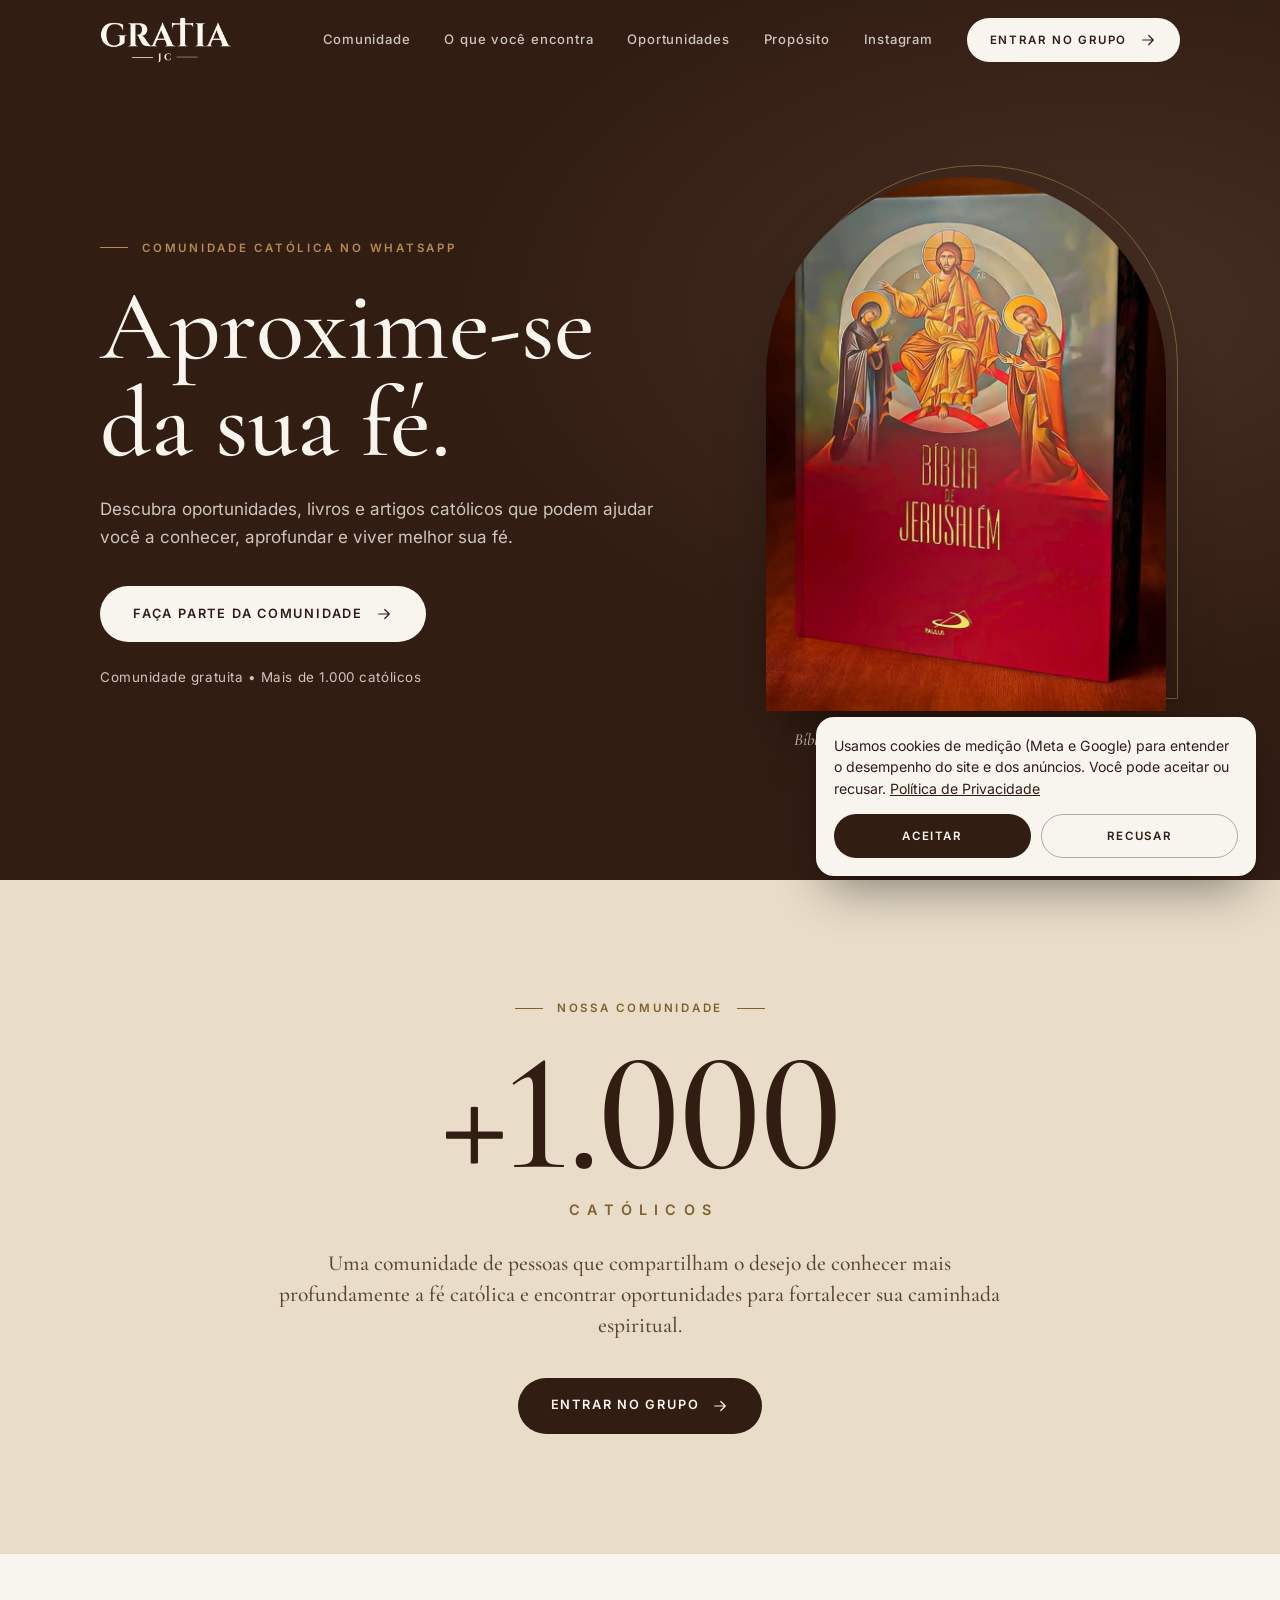
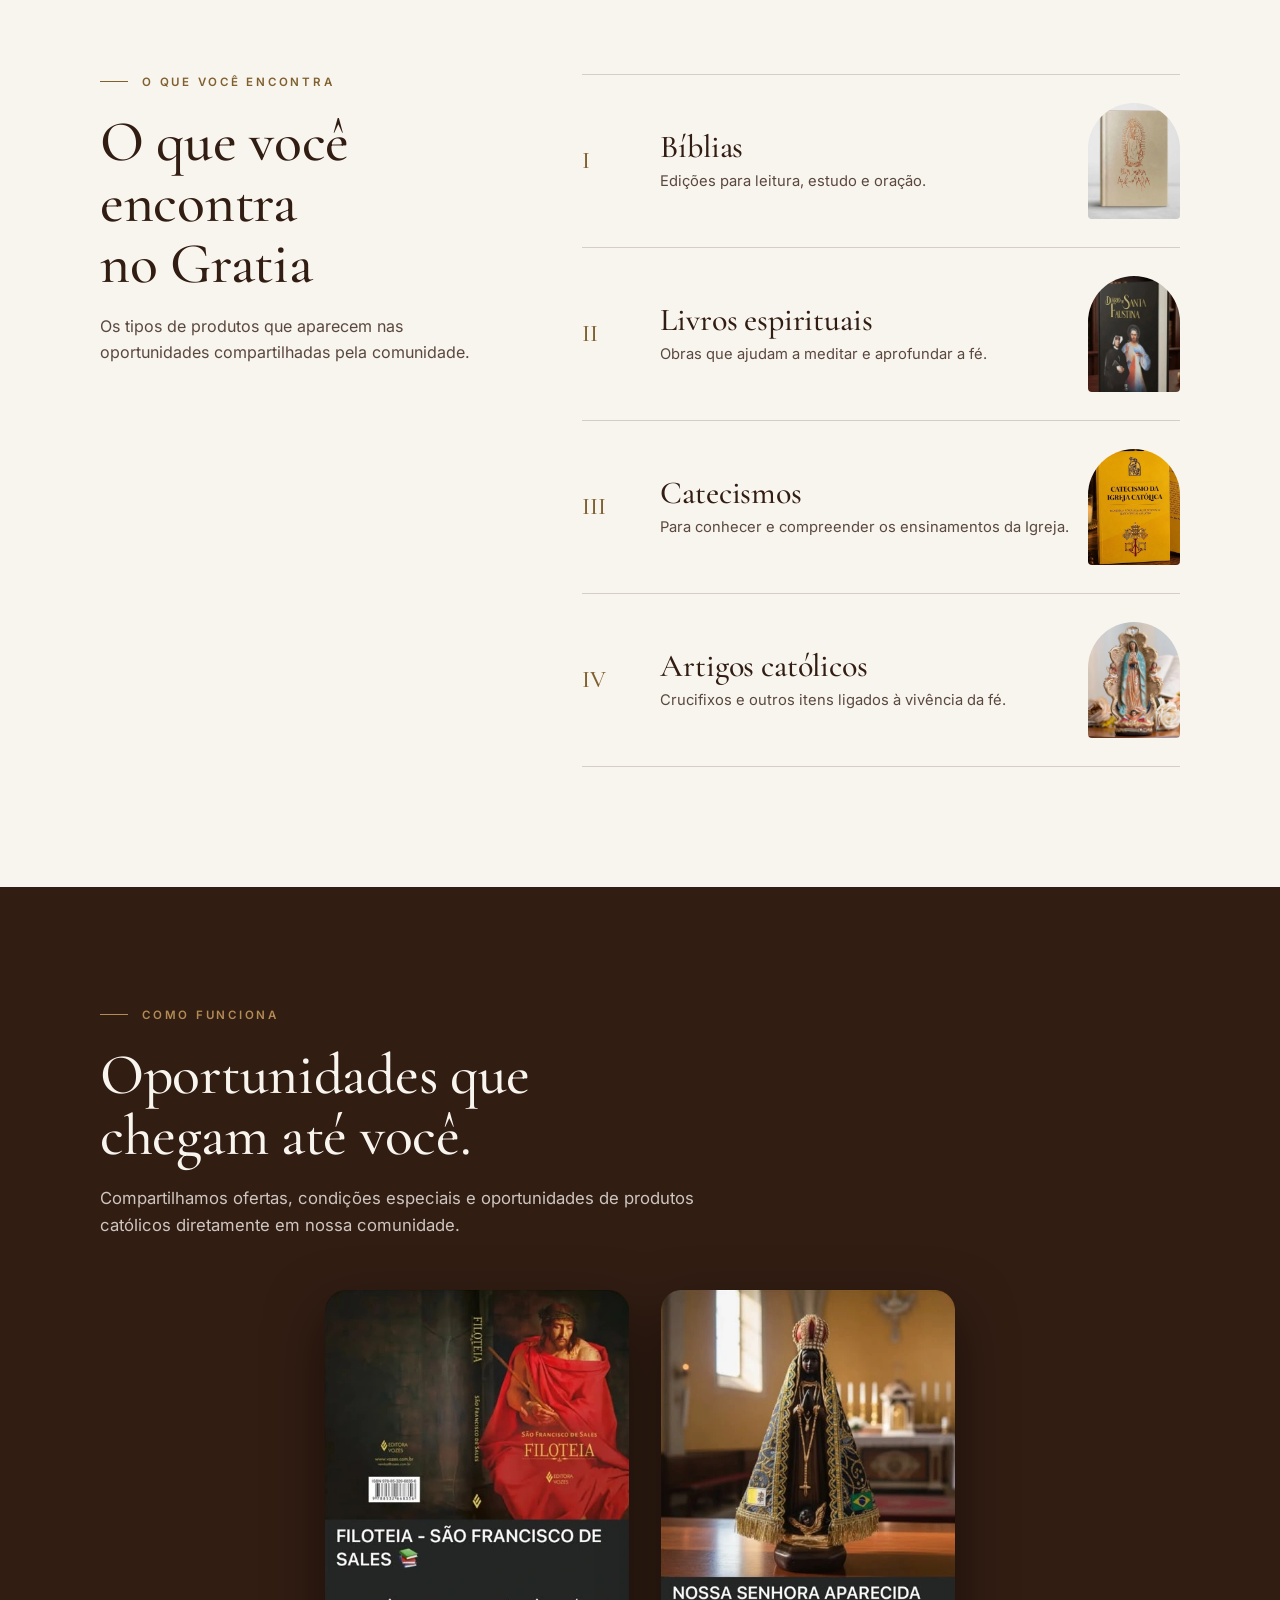
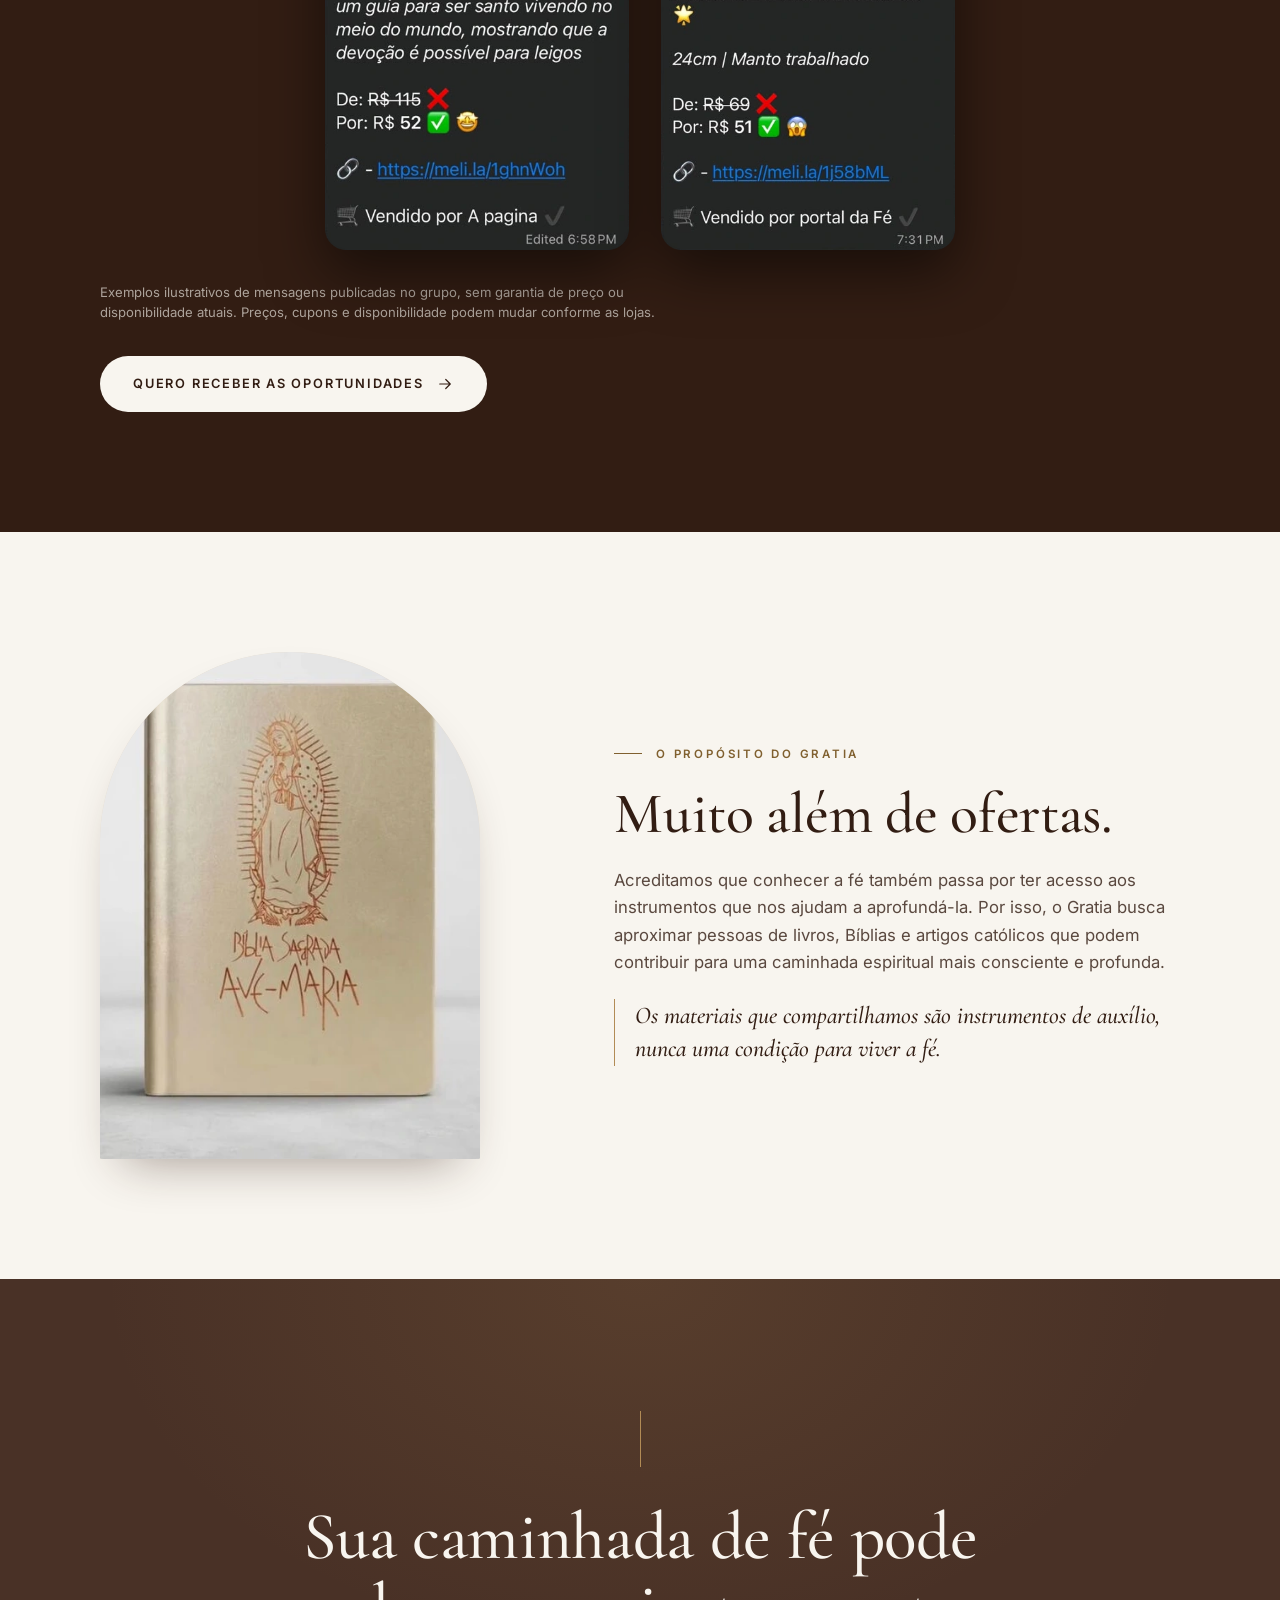
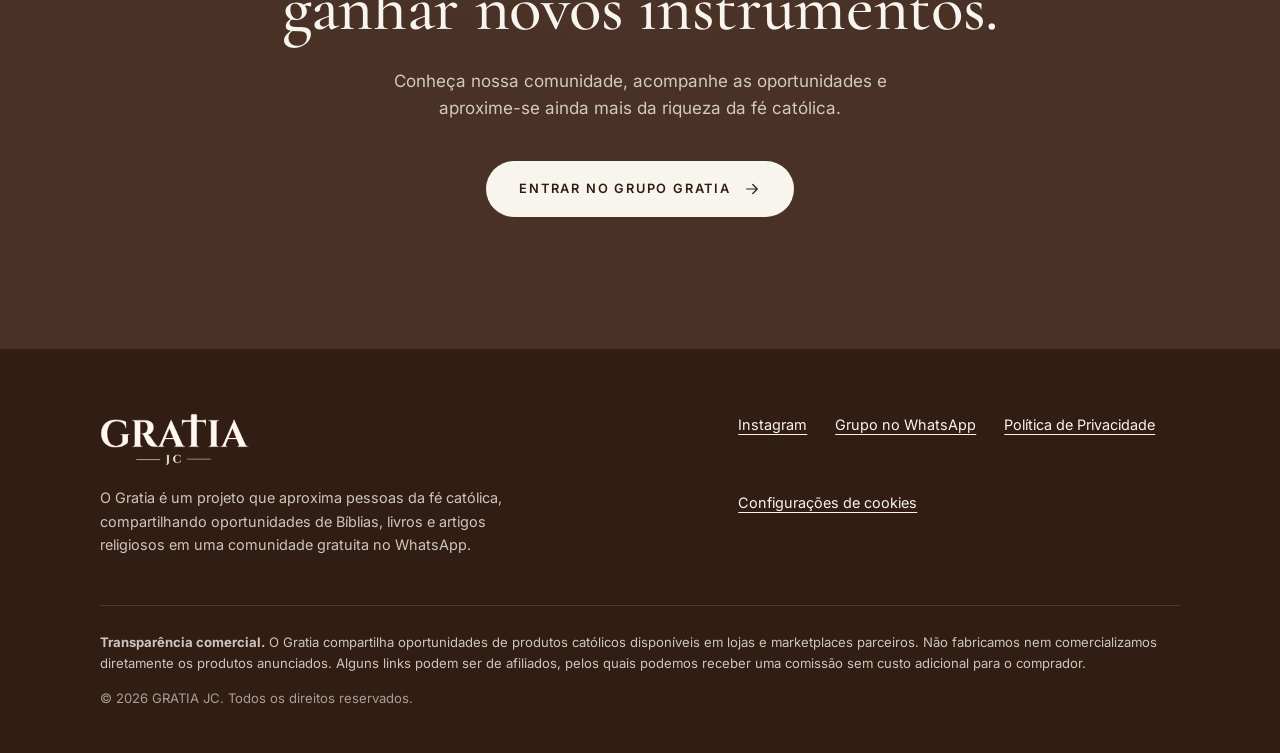
<file: index.html>
<!doctype html>
<html lang="pt-BR">
<head>
<meta charset="utf-8">
<meta name="viewport" content="width=device-width, initial-scale=1, viewport-fit=cover">
<title>Gratia JC | Oportunidades e Produtos Católicos</title>
<meta name="description" content="Conheça o Gratia, uma comunidade com mais de mil católicos que compartilha oportunidades de Bíblias, livros e artigos religiosos para auxiliar sua caminhada de fé.">
<link rel="canonical" href="https://gratiajc.com.br/">
<meta name="robots" content="index, follow, max-image-preview:large">
<meta name="theme-color" content="#321D13">
<meta property="og:type" content="website">
<meta property="og:locale" content="pt_BR">
<meta property="og:site_name" content="GRATIA JC">
<meta property="og:title" content="Gratia JC | Oportunidades e Produtos Católicos">
<meta property="og:description" content="Conheça o Gratia, uma comunidade com mais de mil católicos que compartilha oportunidades de Bíblias, livros e artigos religiosos para auxiliar sua caminhada de fé.">
<meta property="og:url" content="https://gratiajc.com.br/">
<meta property="og:image" content="https://gratiajc.com.br/assets/img/og-image.jpg">
<meta property="og:image:width" content="1200">
<meta property="og:image:height" content="630">
<meta property="og:image:alt" content="GRATIA JC — comunidade católica">
<meta name="twitter:card" content="summary_large_image">
<meta name="twitter:title" content="Gratia JC | Oportunidades e Produtos Católicos">
<meta name="twitter:description" content="Conheça o Gratia, uma comunidade com mais de mil católicos que compartilha oportunidades de Bíblias, livros e artigos religiosos para auxiliar sua caminhada de fé.">
<meta name="twitter:image" content="https://gratiajc.com.br/assets/img/og-image.jpg">
<link rel="icon" href="assets/img/favicon.ico" sizes="48x48">
<link rel="icon" type="image/png" sizes="32x32" href="assets/img/favicon-32.png">
<link rel="icon" type="image/png" sizes="192x192" href="assets/img/icon-192.png">
<link rel="apple-touch-icon" href="assets/img/apple-touch-icon.png">
<link rel="manifest" href="site.webmanifest">
<link rel="preload" href="assets/fonts/cormorant-garamond-latin-500-normal.woff2" as="font" type="font/woff2" crossorigin>
<link rel="preload" href="assets/fonts/inter-latin-wght-normal.woff2" as="font" type="font/woff2" crossorigin>
<link rel="stylesheet" href="assets/css/style.css">
<script type="application/ld+json">{"@context":"https://schema.org","@graph":[{"@type":"Organization","name":"GRATIA JC","url":"https://gratiajc.com.br/","logo":"https://gratiajc.com.br/assets/img/icon-512.png","sameAs":["https://www.instagram.com/gratia.jc"]},{"@type":"WebSite","name":"GRATIA JC","url":"https://gratiajc.com.br/","inLanguage":"pt-BR"}]}</script>
</head>
<body class="is-home">
<a class="skip" href="#conteudo">Ir para o conteúdo</a>
<header class="header" id="topo" data-header>
  <div class="header__inner">
    <a class="header__logo" href="#topo" aria-label="GRATIA JC — início">
      <img src="assets/img/logo-light.png" width="900" height="315" alt="GRATIA JC">
    </a>
    <nav class="nav" id="menu" aria-label="Principal" data-nav>
      <ul><li><a href="#comunidade">Comunidade</a></li><li><a href="#categorias">O que você encontra</a></li><li><a href="#oportunidades">Oportunidades</a></li><li><a href="#proposito">Propósito</a></li><li><a href="https://www.instagram.com/gratia.jc" target="_blank" rel="noopener noreferrer" data-ig>Instagram</a></li></ul>
      <a class="btn btn--light btn--sm nav__cta" href="https://chat.whatsapp.com/JTf9vDbsnQOAf1HQVgfFEE?mode=gi_t" target="_blank" rel="noopener noreferrer" data-wa data-location="menu">Entrar no grupo<svg class="btn__icon" viewBox="0 0 24 24" aria-hidden="true" focusable="false"><path d="M5 12h14M13 6l6 6-6 6" fill="none" stroke="currentColor" stroke-width="1.6" stroke-linecap="round" stroke-linejoin="round"/></svg></a>
    </nav>
    <button class="menu-btn" type="button" aria-expanded="false" aria-controls="menu" aria-label="Abrir menu" data-menu-btn><span></span><span></span></button>
  </div>
</header>
<main id="conteudo">

  <section class="hero" aria-labelledby="hero-title" data-hide-sticky>
    <div class="wrap hero__grid">
      <div class="hero__text">
        <p class="eyebrow eyebrow--light">Comunidade católica no WhatsApp</p>
        <h1 id="hero-title"><span class="nb">Aproxime-se</span> da sua fé.</h1>
        <p class="hero__sub">Descubra oportunidades, livros e artigos católicos que podem ajudar você a conhecer, aprofundar e viver melhor sua fé.</p>
        <div class="hero__cta">
          <a class="btn btn--light " href="https://chat.whatsapp.com/JTf9vDbsnQOAf1HQVgfFEE?mode=gi_t" target="_blank" rel="noopener noreferrer" data-wa data-location="hero">Faça parte da comunidade<svg class="btn__icon" viewBox="0 0 24 24" aria-hidden="true" focusable="false"><path d="M5 12h14M13 6l6 6-6 6" fill="none" stroke="currentColor" stroke-width="1.6" stroke-linecap="round" stroke-linejoin="round"/></svg></a>
          <p class="hero__note">Comunidade gratuita • Mais de 1.000 católicos</p>
        </div>
      </div>
      <figure class="hero__figure">
        <div class="arch-wrap"><div class="arch"><img src="assets/img/hero-biblia-jerusalem.webp" width="810" height="1080" alt="Bíblia de Jerusalém, edição de capa dura com ícone de Cristo ladeado por Maria e São João, sobre uma mesa de madeira" fetchpriority="high" decoding="async"></div></div>
        <figcaption>Bíblia de Jerusalém — exemplo de material compartilhado</figcaption>
      </figure>
    </div>
  </section>

  <section class="community" id="comunidade" aria-labelledby="com-title">
    <div class="wrap community__inner reveal">
      <p class="eyebrow">Nossa comunidade</p>
      <h2 id="com-title" class="community__num"><span class="sr-only">Mais de 1.000 católicos</span><span aria-hidden="true">+1.000</span></h2>
      <p class="community__label" aria-hidden="true">Católicos</p>
      <p class="community__text">Uma comunidade de pessoas que compartilham o desejo de conhecer mais profundamente a fé católica e encontrar oportunidades para fortalecer sua caminhada espiritual.</p>
      <a class="btn btn--dark " href="https://chat.whatsapp.com/JTf9vDbsnQOAf1HQVgfFEE?mode=gi_t" target="_blank" rel="noopener noreferrer" data-wa data-location="prova_social">Entrar no grupo<svg class="btn__icon" viewBox="0 0 24 24" aria-hidden="true" focusable="false"><path d="M5 12h14M13 6l6 6-6 6" fill="none" stroke="currentColor" stroke-width="1.6" stroke-linecap="round" stroke-linejoin="round"/></svg></a>
    </div>
  </section>

  <section class="categories" id="categorias" aria-labelledby="cat-title">
    <div class="wrap categories__grid">
      <div class="categories__intro reveal">
        <p class="eyebrow">O que você encontra</p>
        <h2 id="cat-title">O que você encontra no Gratia</h2>
        <p>Os tipos de produtos que aparecem nas oportunidades compartilhadas pela comunidade.</p>
      </div>
      <ul class="cats">
        <li class="cat reveal">
          <span class="cat__num" aria-hidden="true">I</span>
          <div class="cat__body"><h3>Bíblias</h3><p>Edições para leitura, estudo e oração.</p></div>
          <img class="cat__img" src="assets/img/cat-biblias.webp" width="470" height="588" alt="Bíblia Sagrada Ave-Maria com capa dourada" loading="lazy" decoding="async">
        </li>
        <li class="cat reveal">
          <span class="cat__num" aria-hidden="true">II</span>
          <div class="cat__body"><h3>Livros espirituais</h3><p>Obras que ajudam a meditar e aprofundar a fé.</p></div>
          <img class="cat__img" src="assets/img/cat-livros.webp" width="460" height="575" alt="Livro Diário de Santa Faustina" loading="lazy" decoding="async">
        </li>
        <li class="cat reveal">
          <span class="cat__num" aria-hidden="true">III</span>
          <div class="cat__body"><h3>Catecismos</h3><p>Para conhecer e compreender os ensinamentos da Igreja.</p></div>
          <img class="cat__img" src="assets/img/cat-catecismo.webp" width="600" height="750" alt="Catecismo da Igreja Católica, edição de capa amarela, ao lado de um terço e uma vela" loading="lazy" decoding="async">
        </li>
        <li class="cat reveal">
          <span class="cat__num" aria-hidden="true">IV</span>
          <div class="cat__body"><h3>Artigos católicos</h3><p>Crucifixos e outros itens ligados à vivência da fé.</p></div>
          <img class="cat__img" src="assets/img/cat-artigos.webp" width="768" height="960" alt="Imagem de Nossa Senhora de Guadalupe com anjos, entre rosas e um livro aberto" loading="lazy" decoding="async">
        </li>
      </ul>
    </div>
  </section>

  <section class="offers" id="oportunidades" aria-labelledby="off-title">
    <div class="wrap">
      <div class="offers__head reveal">
        <p class="eyebrow eyebrow--light">Como funciona</p>
        <h2 id="off-title">Oportunidades que chegam até você.</h2>
        <p>Compartilhamos ofertas, condições especiais e oportunidades de produtos católicos diretamente em nossa comunidade.</p>
      </div>
      <div class="offers__stage reveal">
        <button type="button" class="offers__nav offers__nav--prev" aria-label="Anterior" data-offers-prev hidden>‹</button>
        <ul class="offers__track" data-offers-track tabindex="0" aria-label="Exemplos de ofertas compartilhadas no grupo">
        <li class="offers__item">
          <button type="button" class="offer" data-offer="0" aria-label="Ampliar: Exemplo de oferta compartilhada no grupo: Filoteia, de São Francisco de Sales, vendido por A pagina">
            <img src="assets/img/oferta-filoteia.webp" width="430" height="793" alt="Exemplo de oferta compartilhada no grupo: Filoteia, de São Francisco de Sales, vendido por A pagina" loading="lazy" decoding="async" data-caption="Exemplo de oferta compartilhada no grupo">
            <span class="offer__zoom" aria-hidden="true">Ampliar</span>
          </button>
        </li>
        <li class="offers__item">
          <button type="button" class="offer" data-offer="1" aria-label="Ampliar: Exemplo de oferta compartilhada no grupo: imagem de Nossa Senhora Aparecida de 24 cm, vendida por portal da Fé">
            <img src="assets/img/oferta-nsa-aparecida.webp" width="430" height="818" alt="Exemplo de oferta compartilhada no grupo: imagem de Nossa Senhora Aparecida de 24 cm, vendida por portal da Fé" loading="lazy" decoding="async" data-caption="Exemplo de oferta compartilhada no grupo">
            <span class="offer__zoom" aria-hidden="true">Ampliar</span>
          </button>
        </li>
        </ul>
        <button type="button" class="offers__nav offers__nav--next" aria-label="Próximo" data-offers-next hidden>›</button>
      </div>
      <p class="offers__disclaimer">Exemplos ilustrativos de mensagens publicadas no grupo, sem garantia de preço ou disponibilidade atuais. Preços, cupons e disponibilidade podem mudar conforme as lojas.</p>
      <div class="offers__cta"><a class="btn btn--light " href="https://chat.whatsapp.com/JTf9vDbsnQOAf1HQVgfFEE?mode=gi_t" target="_blank" rel="noopener noreferrer" data-wa data-location="ofertas">Quero receber as oportunidades<svg class="btn__icon" viewBox="0 0 24 24" aria-hidden="true" focusable="false"><path d="M5 12h14M13 6l6 6-6 6" fill="none" stroke="currentColor" stroke-width="1.6" stroke-linecap="round" stroke-linejoin="round"/></svg></a></div>
    </div>
  </section>

  <section class="purpose" id="proposito" aria-labelledby="pur-title">
    <div class="wrap purpose__grid">
      <figure class="purpose__figure reveal"><div class="arch arch--soft"><img src="assets/img/proposito-ave-maria.webp" width="510" height="600" alt="Bíblia Sagrada Ave-Maria com capa dourada sobre fundo claro" loading="lazy" decoding="async"></div></figure>
      <div class="purpose__text reveal">
        <p class="eyebrow">O propósito do Gratia</p>
        <h2 id="pur-title">Muito além de ofertas.</h2>
        <p>Acreditamos que conhecer a fé também passa por ter acesso aos instrumentos que nos ajudam a aprofundá-la. Por isso, o Gratia busca aproximar pessoas de livros, Bíblias e artigos católicos que podem contribuir para uma caminhada espiritual mais consciente e profunda.</p>
        <p class="purpose__note">Os materiais que compartilhamos são instrumentos de auxílio, nunca uma condição para viver a fé.</p>
      </div>
    </div>
  </section>

  <section class="final" aria-labelledby="fin-title" data-hide-sticky>
    <div class="wrap final__inner reveal">
      <span class="rule" aria-hidden="true"></span>
      <h2 id="fin-title">Sua caminhada de fé pode ganhar novos instrumentos.</h2>
      <p>Conheça nossa comunidade, acompanhe as oportunidades e aproxime-se ainda mais da riqueza da fé católica.</p>
      <a class="btn btn--light " href="https://chat.whatsapp.com/JTf9vDbsnQOAf1HQVgfFEE?mode=gi_t" target="_blank" rel="noopener noreferrer" data-wa data-location="final">Entrar no grupo Gratia<svg class="btn__icon" viewBox="0 0 24 24" aria-hidden="true" focusable="false"><path d="M5 12h14M13 6l6 6-6 6" fill="none" stroke="currentColor" stroke-width="1.6" stroke-linecap="round" stroke-linejoin="round"/></svg></a>
    </div>
  </section>

</main>
<footer class="footer">
  <div class="wrap footer__grid">
    <div class="footer__brand">
      <img src="assets/img/logo-light.png" width="900" height="315" alt="GRATIA JC" loading="lazy">
      <p>O Gratia é um projeto que aproxima pessoas da fé católica, compartilhando oportunidades de Bíblias, livros e artigos religiosos em uma comunidade gratuita no WhatsApp.</p>
    </div>
    <ul class="footer__links">
      <li><a href="https://www.instagram.com/gratia.jc" target="_blank" rel="noopener noreferrer" data-ig>Instagram</a></li>
      <li><a href="https://chat.whatsapp.com/JTf9vDbsnQOAf1HQVgfFEE?mode=gi_t" target="_blank" rel="noopener noreferrer" data-wa data-location="rodape">Grupo no WhatsApp</a></li>
      <li><a href="privacidade/">Política de Privacidade</a></li>
      <li><button type="button" class="linklike" data-open-cookies>Configurações de cookies</button></li>
    </ul>
    <div class="footer__legal">
      <p><strong>Transparência comercial.</strong> O Gratia compartilha oportunidades de produtos católicos disponíveis em lojas e marketplaces parceiros. Não fabricamos nem comercializamos diretamente os produtos anunciados. Alguns links podem ser de afiliados, pelos quais podemos receber uma comissão sem custo adicional para o comprador.</p>
      <p class="footer__copy">© 2026 GRATIA JC. Todos os direitos reservados.</p>
    </div>
  </div>
</footer>
<div class="sticky" data-sticky inert><a class="btn btn--light btn--block" href="https://chat.whatsapp.com/JTf9vDbsnQOAf1HQVgfFEE?mode=gi_t" target="_blank" rel="noopener noreferrer" data-wa data-location="fixo_mobile">Faça parte da comunidade<svg class="btn__icon" viewBox="0 0 24 24" aria-hidden="true" focusable="false"><path d="M5 12h14M13 6l6 6-6 6" fill="none" stroke="currentColor" stroke-width="1.6" stroke-linecap="round" stroke-linejoin="round"/></svg></a></div>

<dialog class="lightbox" data-lightbox aria-label="Exemplo de oferta ampliado">
  <button type="button" class="lightbox__close" aria-label="Fechar" data-lb-close>×</button>
  <button type="button" class="lightbox__nav lightbox__nav--prev" aria-label="Anterior" data-lb-prev>‹</button>
  <figure><img alt="" data-lb-img><figcaption data-lb-cap></figcaption></figure>
  <button type="button" class="lightbox__nav lightbox__nav--next" aria-label="Próximo" data-lb-next>›</button>
</dialog>

<div class="consent" role="region" aria-label="Aviso de cookies" data-consent hidden>
  <p>Usamos cookies de medição (Meta e Google) para entender o desempenho do site e dos anúncios. Você pode aceitar ou recusar. <a href="privacidade/">Política de Privacidade</a></p>
  <div class="consent__actions">
    <button type="button" class="btn btn--dark btn--sm" data-consent-yes>Aceitar</button>
    <button type="button" class="btn btn--ghost btn--sm" data-consent-no>Recusar</button>
  </div>
</div>
<script src="assets/js/config.public.js"></script>
<script src="assets/js/tracking.js" defer></script>
<script src="assets/js/main.js" defer></script>
</body>
</html>
</file>
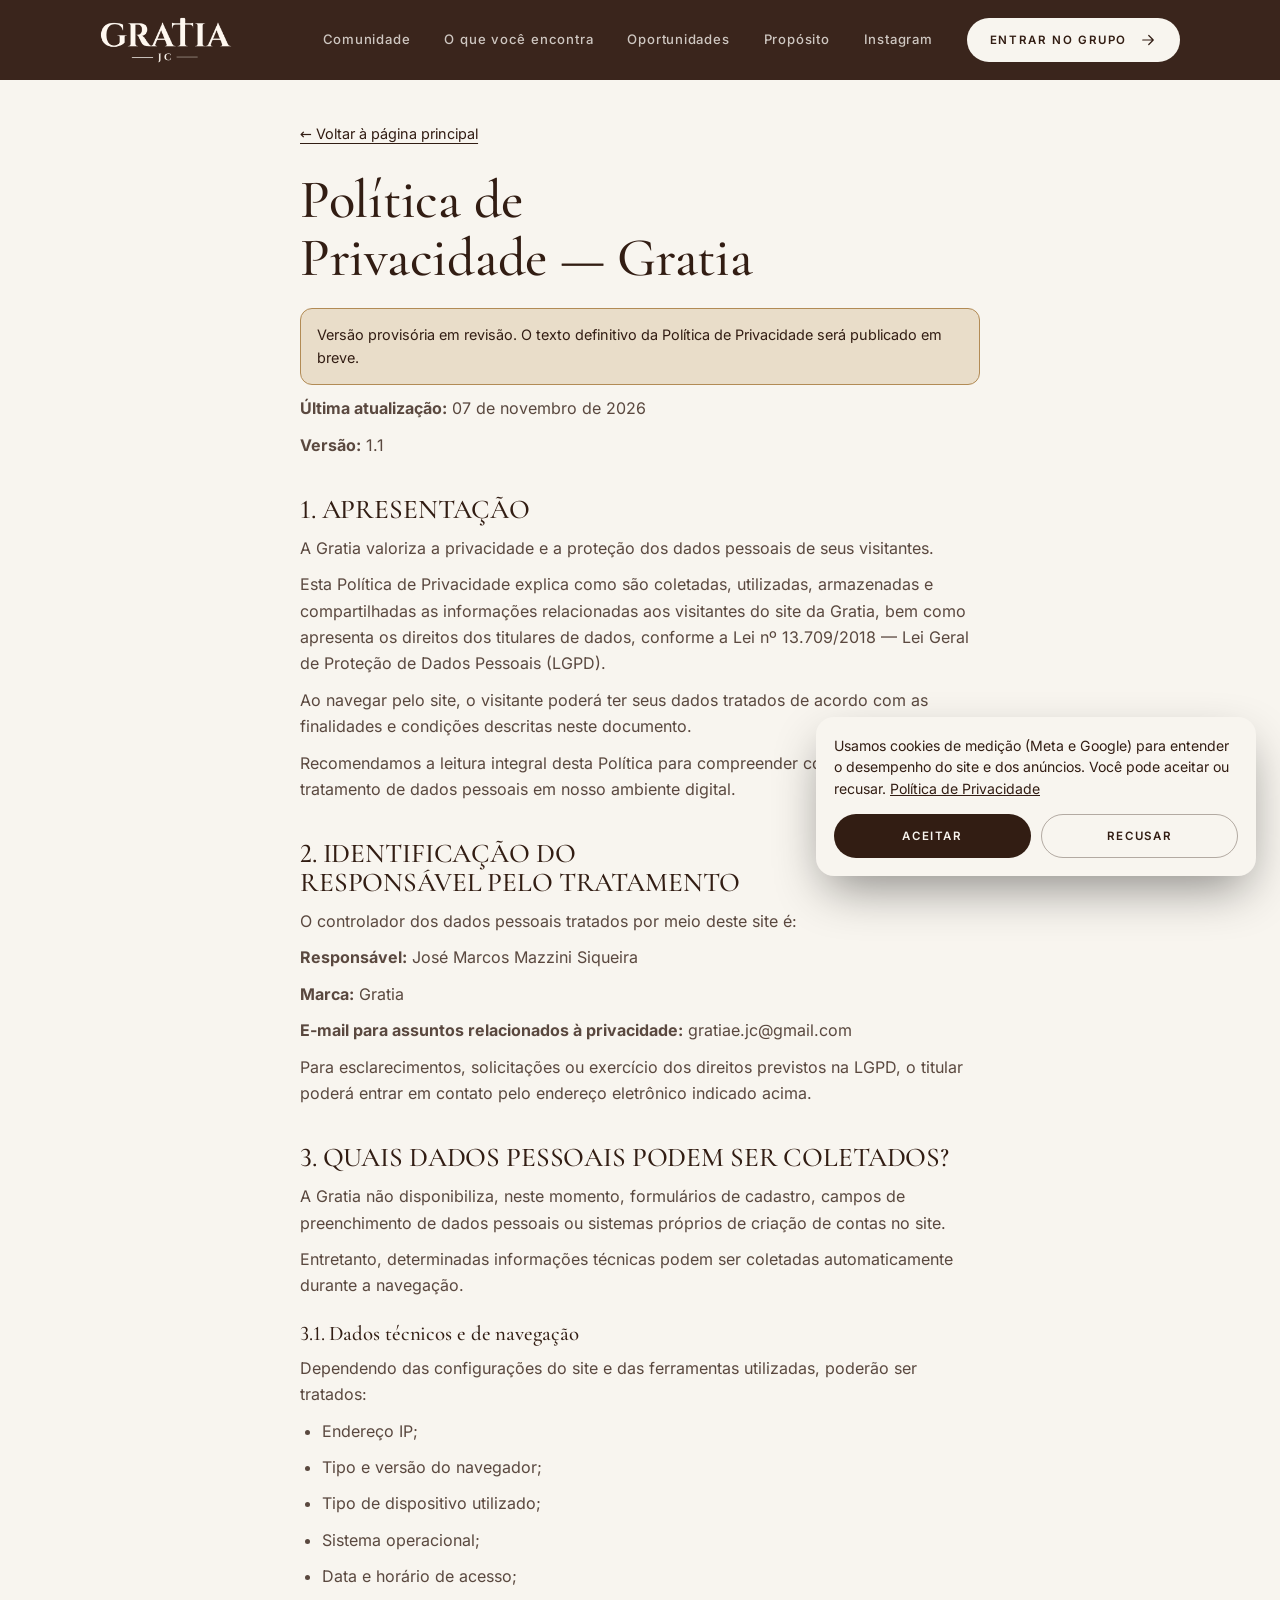
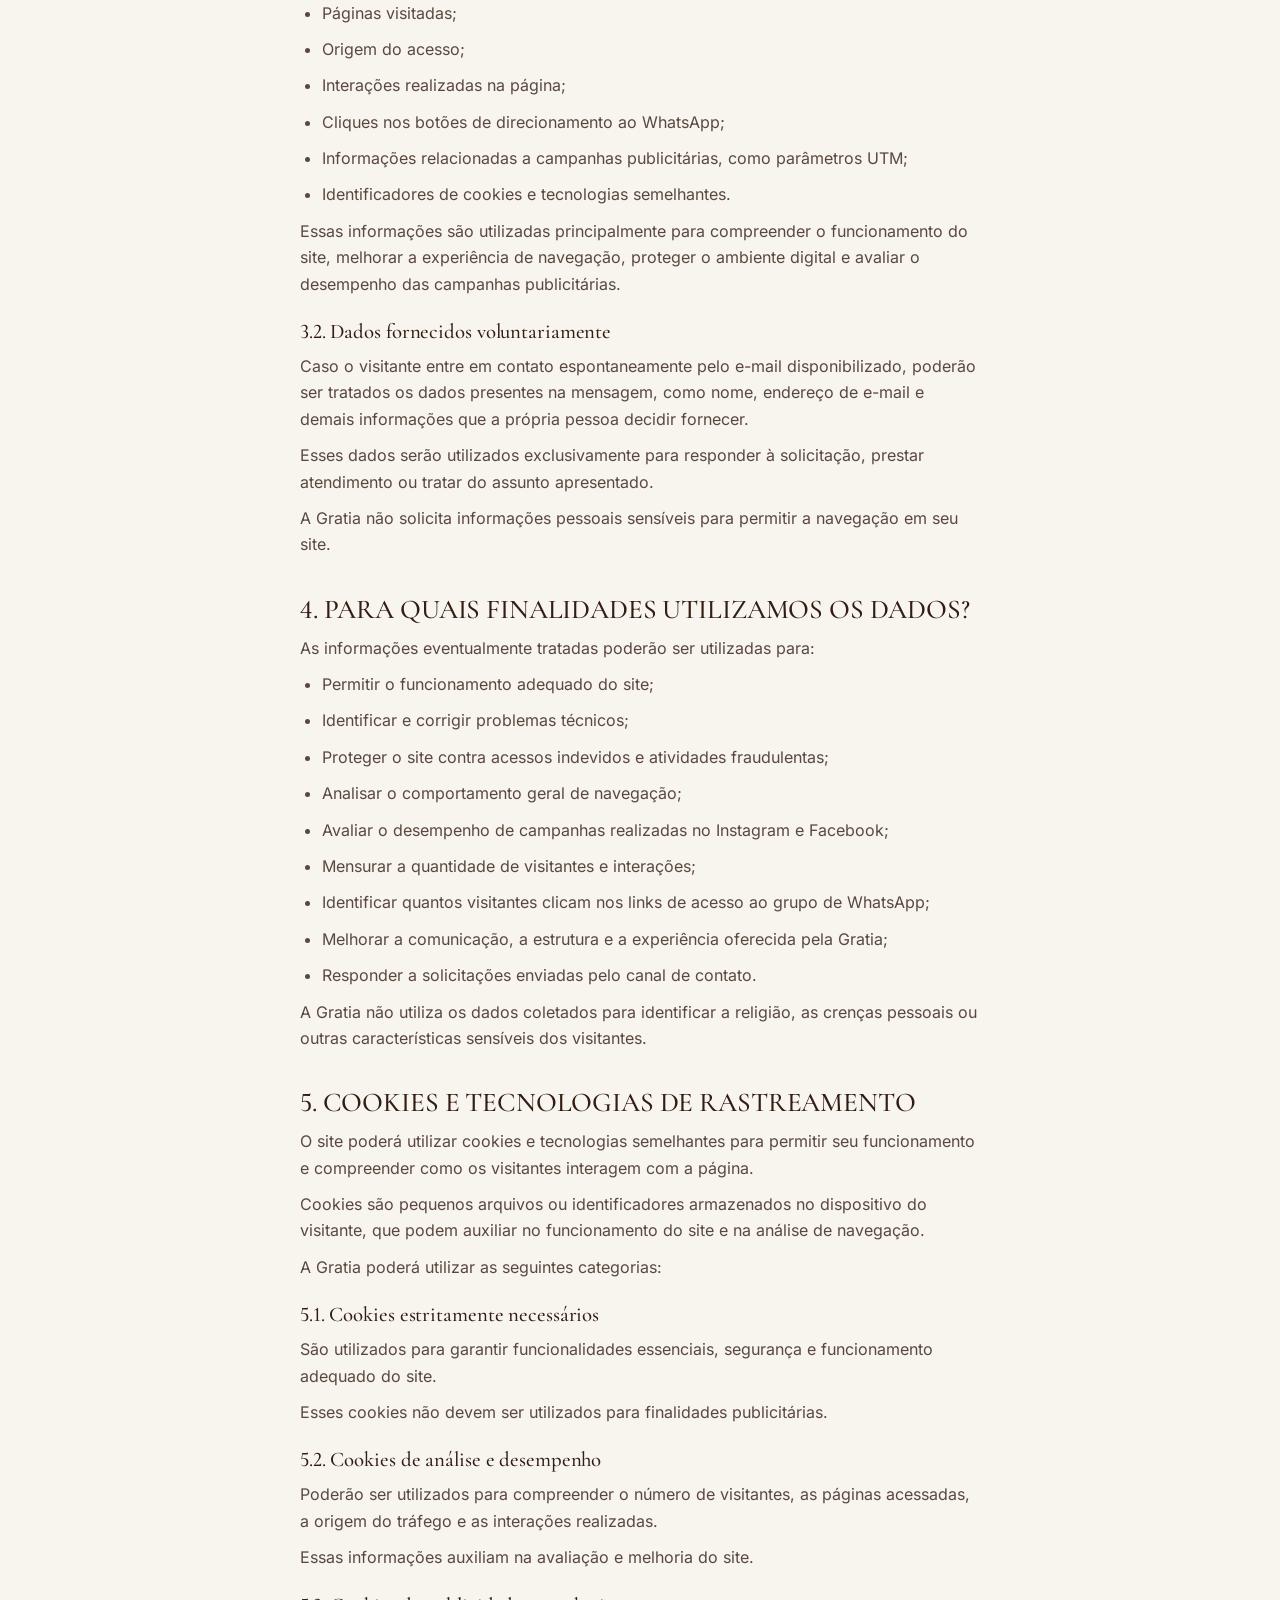
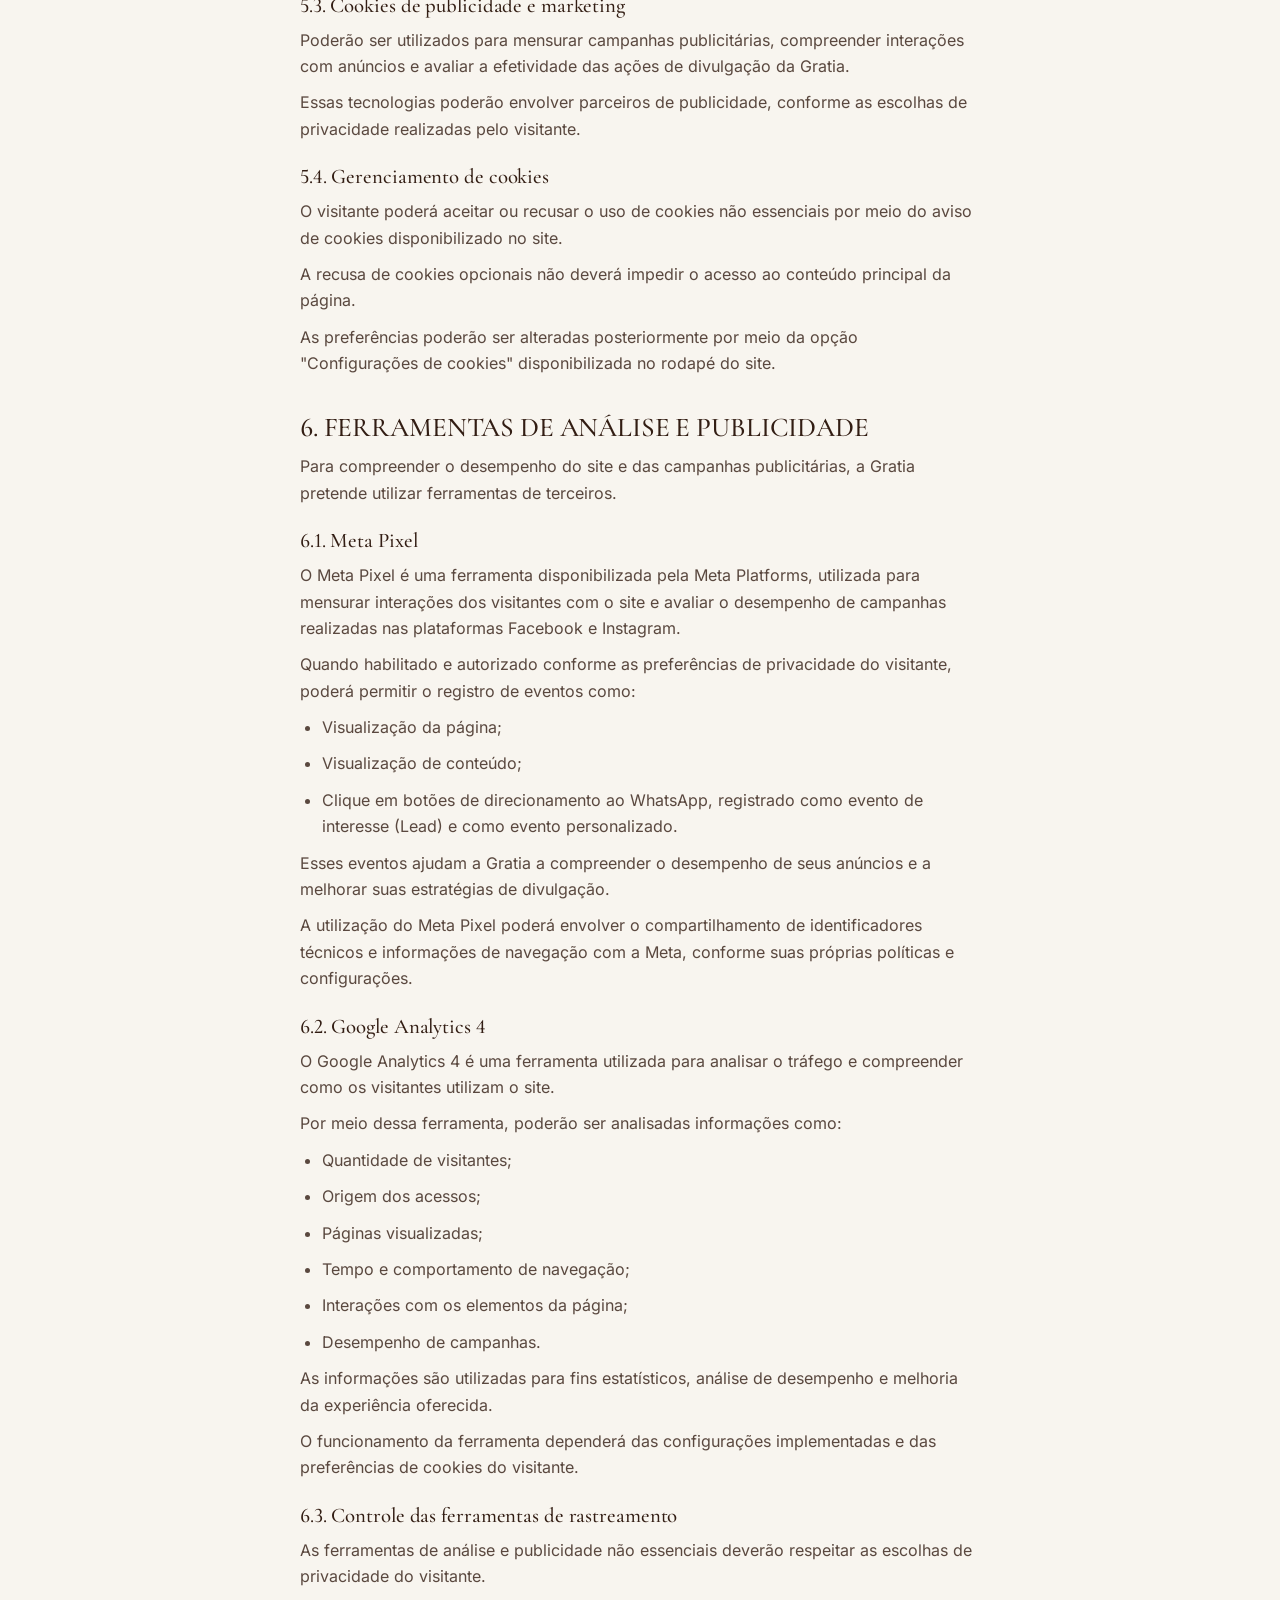
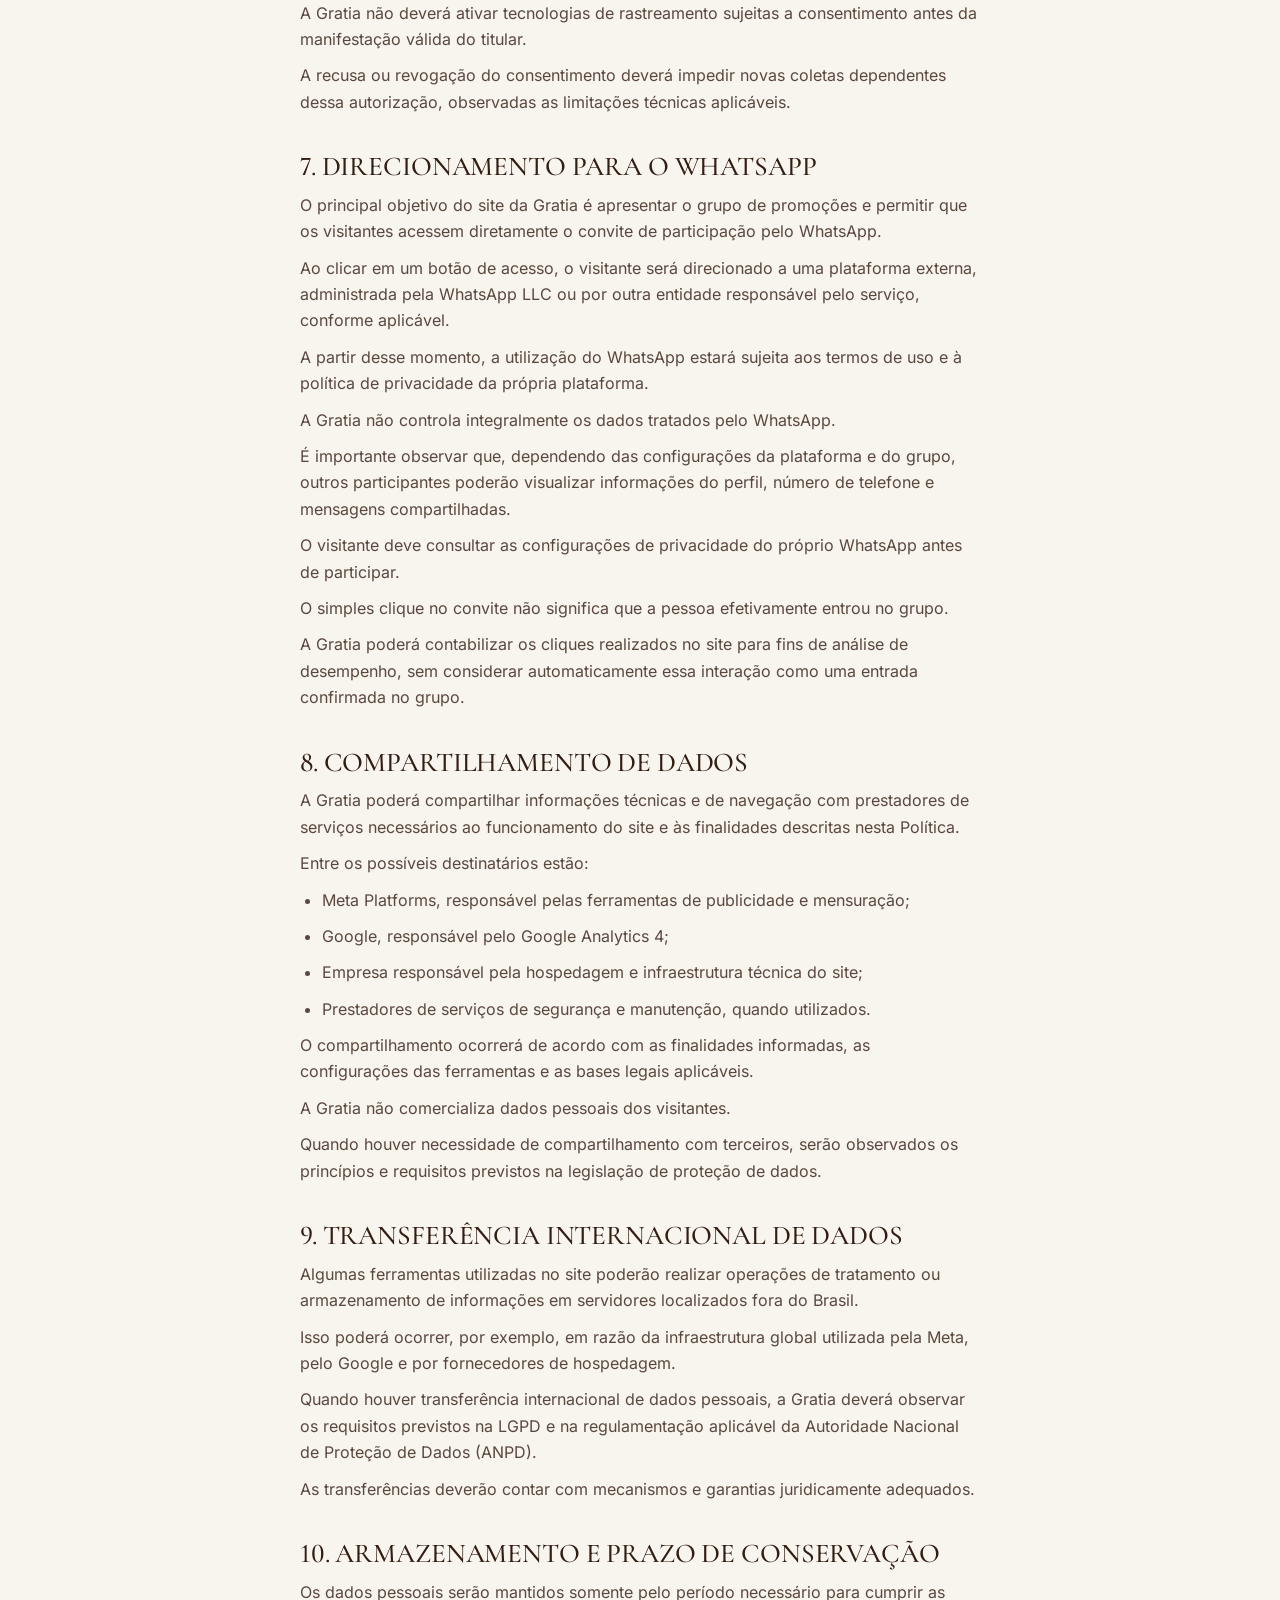
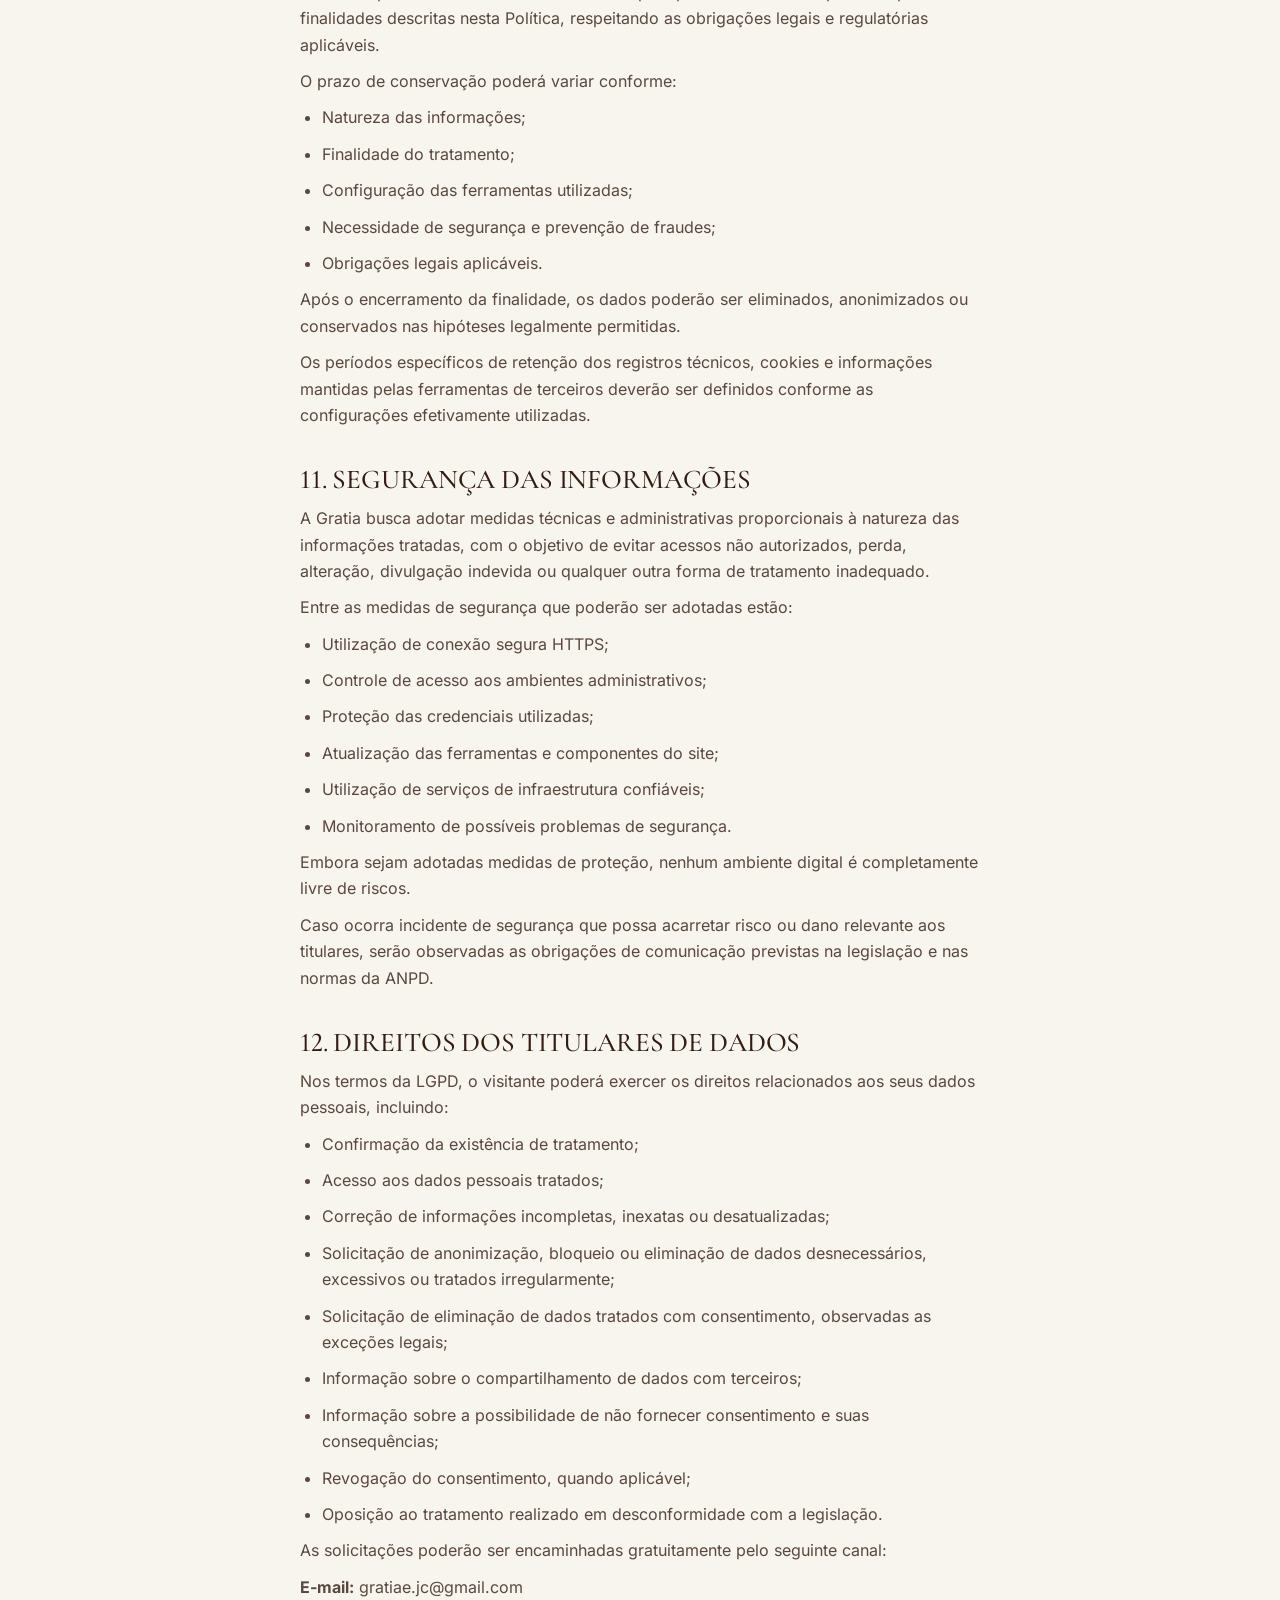
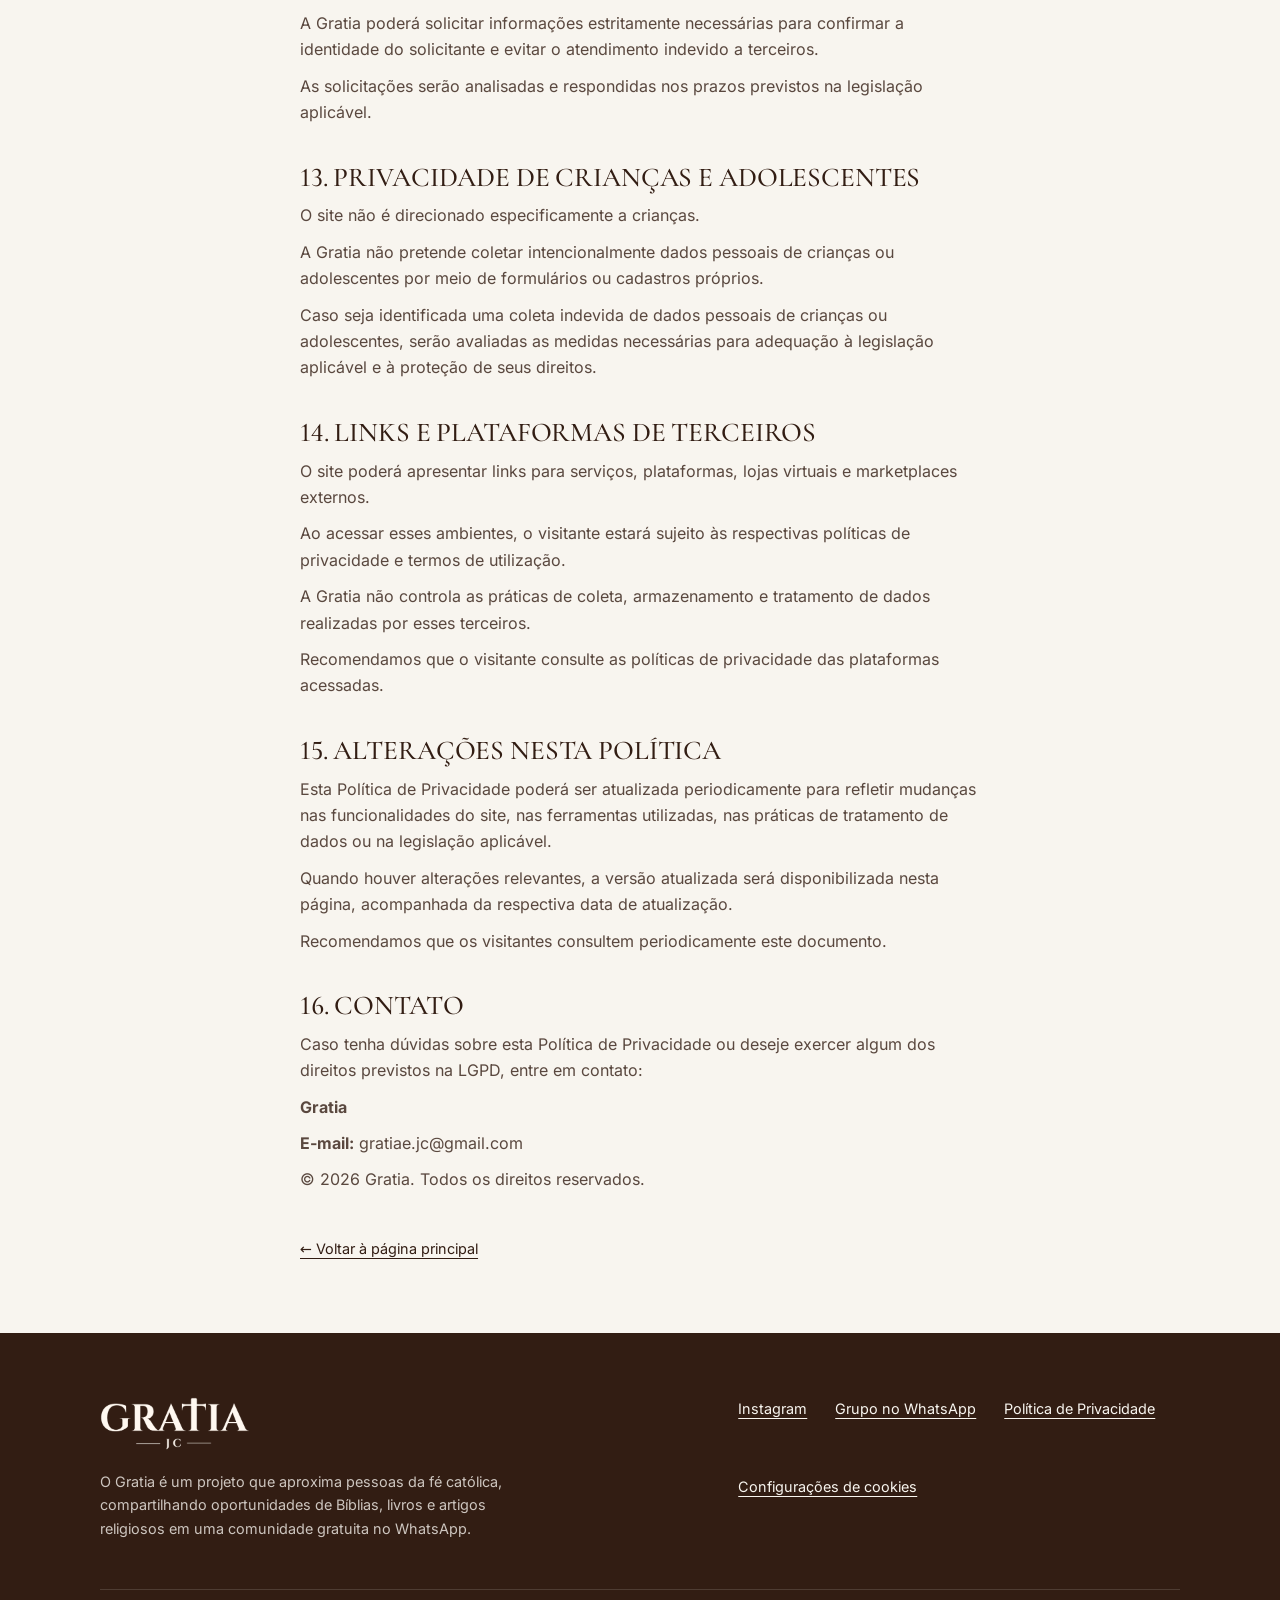
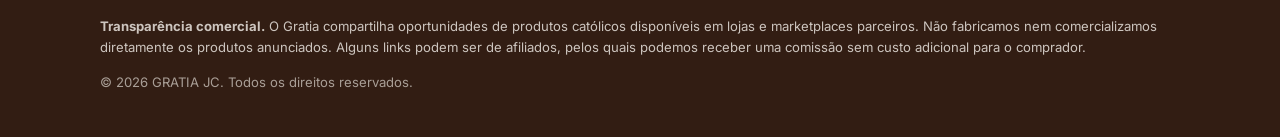
<file: privacidade/index.html>
<!doctype html>
<html lang="pt-BR">
<head>
<meta charset="utf-8">
<meta name="viewport" content="width=device-width, initial-scale=1, viewport-fit=cover">
<title>Política de Privacidade | Gratia JC</title>
<meta name="description" content="Política de Privacidade do site Gratia JC.">
<link rel="canonical" href="https://gratiajc.com.br/privacidade/">
<meta name="robots" content="noindex, follow">
<meta name="theme-color" content="#321D13">
<meta property="og:type" content="website">
<meta property="og:locale" content="pt_BR">
<meta property="og:site_name" content="GRATIA JC">
<meta property="og:title" content="Política de Privacidade | Gratia JC">
<meta property="og:description" content="Política de Privacidade do site Gratia JC.">
<meta property="og:url" content="https://gratiajc.com.br/privacidade/">
<meta property="og:image" content="https://gratiajc.com.br/assets/img/og-image.jpg">
<meta property="og:image:width" content="1200">
<meta property="og:image:height" content="630">
<meta property="og:image:alt" content="GRATIA JC — comunidade católica">
<meta name="twitter:card" content="summary_large_image">
<meta name="twitter:title" content="Política de Privacidade | Gratia JC">
<meta name="twitter:description" content="Política de Privacidade do site Gratia JC.">
<meta name="twitter:image" content="https://gratiajc.com.br/assets/img/og-image.jpg">
<link rel="icon" href="../assets/img/favicon.ico" sizes="48x48">
<link rel="icon" type="image/png" sizes="32x32" href="../assets/img/favicon-32.png">
<link rel="icon" type="image/png" sizes="192x192" href="../assets/img/icon-192.png">
<link rel="apple-touch-icon" href="../assets/img/apple-touch-icon.png">
<link rel="manifest" href="../site.webmanifest">
<link rel="preload" href="../assets/fonts/cormorant-garamond-latin-500-normal.woff2" as="font" type="font/woff2" crossorigin>
<link rel="preload" href="../assets/fonts/inter-latin-wght-normal.woff2" as="font" type="font/woff2" crossorigin>
<link rel="stylesheet" href="../assets/css/style.css">
<script type="application/ld+json">{"@context":"https://schema.org","@graph":[{"@type":"Organization","name":"GRATIA JC","url":"https://gratiajc.com.br/","logo":"https://gratiajc.com.br/assets/img/icon-512.png","sameAs":["https://www.instagram.com/gratia.jc"]},{"@type":"WebSite","name":"GRATIA JC","url":"https://gratiajc.com.br/","inLanguage":"pt-BR"}]}</script>
</head>
<body class="is-legal">
<a class="skip" href="#conteudo">Ir para o conteúdo</a>
<header class="header" id="topo" data-header>
  <div class="header__inner">
    <a class="header__logo" href="../" aria-label="GRATIA JC — início">
      <img src="../assets/img/logo-light.png" width="900" height="315" alt="GRATIA JC">
    </a>
    <nav class="nav" id="menu" aria-label="Principal" data-nav>
      <ul><li><a href="../#comunidade">Comunidade</a></li><li><a href="../#categorias">O que você encontra</a></li><li><a href="../#oportunidades">Oportunidades</a></li><li><a href="../#proposito">Propósito</a></li><li><a href="https://www.instagram.com/gratia.jc" target="_blank" rel="noopener noreferrer" data-ig>Instagram</a></li></ul>
      <a class="btn btn--light btn--sm nav__cta" href="https://chat.whatsapp.com/JTf9vDbsnQOAf1HQVgfFEE?mode=gi_t" target="_blank" rel="noopener noreferrer" data-wa data-location="menu">Entrar no grupo<svg class="btn__icon" viewBox="0 0 24 24" aria-hidden="true" focusable="false"><path d="M5 12h14M13 6l6 6-6 6" fill="none" stroke="currentColor" stroke-width="1.6" stroke-linecap="round" stroke-linejoin="round"/></svg></a>
    </nav>
    <button class="menu-btn" type="button" aria-expanded="false" aria-controls="menu" aria-label="Abrir menu" data-menu-btn><span></span><span></span></button>
  </div>
</header>
<main id="conteudo" class="legal">
  <div class="wrap wrap--narrow">
    <a class="legal__back" href="../">← Voltar à página principal</a>
    <h1>Política de Privacidade — Gratia</h1>
    <p class="legal__notice" role="note">Versão provisória em revisão. O texto definitivo da Política de Privacidade será publicado em breve.</p>
    <p><strong>Última atualização:</strong> 07 de novembro de 2026</p>
<p><strong>Versão:</strong> 1.1</p>
<h2>1. APRESENTAÇÃO</h2>
<p>A Gratia valoriza a privacidade e a proteção dos dados pessoais de seus visitantes.</p>
<p>Esta Política de Privacidade explica como são coletadas, utilizadas, armazenadas e compartilhadas as informações relacionadas aos visitantes do site da Gratia, bem como apresenta os direitos dos titulares de dados, conforme a Lei nº 13.709/2018 — Lei Geral de Proteção de Dados Pessoais (LGPD).</p>
<p>Ao navegar pelo site, o visitante poderá ter seus dados tratados de acordo com as finalidades e condições descritas neste documento.</p>
<p>Recomendamos a leitura integral desta Política para compreender como funciona o tratamento de dados pessoais em nosso ambiente digital.</p>
<h2>2. IDENTIFICAÇÃO DO RESPONSÁVEL PELO TRATAMENTO</h2>
<p>O controlador dos dados pessoais tratados por meio deste site é:</p>
<p><strong>Responsável:</strong> José Marcos Mazzini Siqueira</p>
<p><strong>Marca:</strong> Gratia</p>
<p><strong>E-mail para assuntos relacionados à privacidade:</strong> gratiae.jc@gmail.com</p>
<p>Para esclarecimentos, solicitações ou exercício dos direitos previstos na LGPD, o titular poderá entrar em contato pelo endereço eletrônico indicado acima.</p>
<h2>3. QUAIS DADOS PESSOAIS PODEM SER COLETADOS?</h2>
<p>A Gratia não disponibiliza, neste momento, formulários de cadastro, campos de preenchimento de dados pessoais ou sistemas próprios de criação de contas no site.</p>
<p>Entretanto, determinadas informações técnicas podem ser coletadas automaticamente durante a navegação.</p>
<h3>3.1. Dados técnicos e de navegação</h3>
<p>Dependendo das configurações do site e das ferramentas utilizadas, poderão ser tratados:</p>
<ul><li>Endereço IP;</li><li>Tipo e versão do navegador;</li><li>Tipo de dispositivo utilizado;</li><li>Sistema operacional;</li><li>Data e horário de acesso;</li><li>Páginas visitadas;</li><li>Origem do acesso;</li><li>Interações realizadas na página;</li><li>Cliques nos botões de direcionamento ao WhatsApp;</li><li>Informações relacionadas a campanhas publicitárias, como parâmetros UTM;</li><li>Identificadores de cookies e tecnologias semelhantes.</li></ul>
<p>Essas informações são utilizadas principalmente para compreender o funcionamento do site, melhorar a experiência de navegação, proteger o ambiente digital e avaliar o desempenho das campanhas publicitárias.</p>
<h3>3.2. Dados fornecidos voluntariamente</h3>
<p>Caso o visitante entre em contato espontaneamente pelo e-mail disponibilizado, poderão ser tratados os dados presentes na mensagem, como nome, endereço de e-mail e demais informações que a própria pessoa decidir fornecer.</p>
<p>Esses dados serão utilizados exclusivamente para responder à solicitação, prestar atendimento ou tratar do assunto apresentado.</p>
<p>A Gratia não solicita informações pessoais sensíveis para permitir a navegação em seu site.</p>
<h2>4. PARA QUAIS FINALIDADES UTILIZAMOS OS DADOS?</h2>
<p>As informações eventualmente tratadas poderão ser utilizadas para:</p>
<ul><li>Permitir o funcionamento adequado do site;</li><li>Identificar e corrigir problemas técnicos;</li><li>Proteger o site contra acessos indevidos e atividades fraudulentas;</li><li>Analisar o comportamento geral de navegação;</li><li>Avaliar o desempenho de campanhas realizadas no Instagram e Facebook;</li><li>Mensurar a quantidade de visitantes e interações;</li><li>Identificar quantos visitantes clicam nos links de acesso ao grupo de WhatsApp;</li><li>Melhorar a comunicação, a estrutura e a experiência oferecida pela Gratia;</li><li>Responder a solicitações enviadas pelo canal de contato.</li></ul>
<p>A Gratia não utiliza os dados coletados para identificar a religião, as crenças pessoais ou outras características sensíveis dos visitantes.</p>
<h2>5. COOKIES E TECNOLOGIAS DE RASTREAMENTO</h2>
<p>O site poderá utilizar cookies e tecnologias semelhantes para permitir seu funcionamento e compreender como os visitantes interagem com a página.</p>
<p>Cookies são pequenos arquivos ou identificadores armazenados no dispositivo do visitante, que podem auxiliar no funcionamento do site e na análise de navegação.</p>
<p>A Gratia poderá utilizar as seguintes categorias:</p>
<h3>5.1. Cookies estritamente necessários</h3>
<p>São utilizados para garantir funcionalidades essenciais, segurança e funcionamento adequado do site.</p>
<p>Esses cookies não devem ser utilizados para finalidades publicitárias.</p>
<h3>5.2. Cookies de análise e desempenho</h3>
<p>Poderão ser utilizados para compreender o número de visitantes, as páginas acessadas, a origem do tráfego e as interações realizadas.</p>
<p>Essas informações auxiliam na avaliação e melhoria do site.</p>
<h3>5.3. Cookies de publicidade e marketing</h3>
<p>Poderão ser utilizados para mensurar campanhas publicitárias, compreender interações com anúncios e avaliar a efetividade das ações de divulgação da Gratia.</p>
<p>Essas tecnologias poderão envolver parceiros de publicidade, conforme as escolhas de privacidade realizadas pelo visitante.</p>
<h3>5.4. Gerenciamento de cookies</h3>
<p>O visitante poderá aceitar ou recusar o uso de cookies não essenciais por meio do aviso de cookies disponibilizado no site.</p>
<p>A recusa de cookies opcionais não deverá impedir o acesso ao conteúdo principal da página.</p>
<p>As preferências poderão ser alteradas posteriormente por meio da opção &quot;Configurações de cookies&quot; disponibilizada no rodapé do site.</p>
<h2>6. FERRAMENTAS DE ANÁLISE E PUBLICIDADE</h2>
<p>Para compreender o desempenho do site e das campanhas publicitárias, a Gratia pretende utilizar ferramentas de terceiros.</p>
<h3>6.1. Meta Pixel</h3>
<p>O Meta Pixel é uma ferramenta disponibilizada pela Meta Platforms, utilizada para mensurar interações dos visitantes com o site e avaliar o desempenho de campanhas realizadas nas plataformas Facebook e Instagram.</p>
<p>Quando habilitado e autorizado conforme as preferências de privacidade do visitante, poderá permitir o registro de eventos como:</p>
<ul><li>Visualização da página;</li><li>Visualização de conteúdo;</li><li>Clique em botões de direcionamento ao WhatsApp, registrado como evento de interesse (Lead) e como evento personalizado.</li></ul>
<p>Esses eventos ajudam a Gratia a compreender o desempenho de seus anúncios e a melhorar suas estratégias de divulgação.</p>
<p>A utilização do Meta Pixel poderá envolver o compartilhamento de identificadores técnicos e informações de navegação com a Meta, conforme suas próprias políticas e configurações.</p>
<h3>6.2. Google Analytics 4</h3>
<p>O Google Analytics 4 é uma ferramenta utilizada para analisar o tráfego e compreender como os visitantes utilizam o site.</p>
<p>Por meio dessa ferramenta, poderão ser analisadas informações como:</p>
<ul><li>Quantidade de visitantes;</li><li>Origem dos acessos;</li><li>Páginas visualizadas;</li><li>Tempo e comportamento de navegação;</li><li>Interações com os elementos da página;</li><li>Desempenho de campanhas.</li></ul>
<p>As informações são utilizadas para fins estatísticos, análise de desempenho e melhoria da experiência oferecida.</p>
<p>O funcionamento da ferramenta dependerá das configurações implementadas e das preferências de cookies do visitante.</p>
<h3>6.3. Controle das ferramentas de rastreamento</h3>
<p>As ferramentas de análise e publicidade não essenciais deverão respeitar as escolhas de privacidade do visitante.</p>
<p>A Gratia não deverá ativar tecnologias de rastreamento sujeitas a consentimento antes da manifestação válida do titular.</p>
<p>A recusa ou revogação do consentimento deverá impedir novas coletas dependentes dessa autorização, observadas as limitações técnicas aplicáveis.</p>
<h2>7. DIRECIONAMENTO PARA O WHATSAPP</h2>
<p>O principal objetivo do site da Gratia é apresentar o grupo de promoções e permitir que os visitantes acessem diretamente o convite de participação pelo WhatsApp.</p>
<p>Ao clicar em um botão de acesso, o visitante será direcionado a uma plataforma externa, administrada pela WhatsApp LLC ou por outra entidade responsável pelo serviço, conforme aplicável.</p>
<p>A partir desse momento, a utilização do WhatsApp estará sujeita aos termos de uso e à política de privacidade da própria plataforma.</p>
<p>A Gratia não controla integralmente os dados tratados pelo WhatsApp.</p>
<p>É importante observar que, dependendo das configurações da plataforma e do grupo, outros participantes poderão visualizar informações do perfil, número de telefone e mensagens compartilhadas.</p>
<p>O visitante deve consultar as configurações de privacidade do próprio WhatsApp antes de participar.</p>
<p>O simples clique no convite não significa que a pessoa efetivamente entrou no grupo.</p>
<p>A Gratia poderá contabilizar os cliques realizados no site para fins de análise de desempenho, sem considerar automaticamente essa interação como uma entrada confirmada no grupo.</p>
<h2>8. COMPARTILHAMENTO DE DADOS</h2>
<p>A Gratia poderá compartilhar informações técnicas e de navegação com prestadores de serviços necessários ao funcionamento do site e às finalidades descritas nesta Política.</p>
<p>Entre os possíveis destinatários estão:</p>
<ul><li>Meta Platforms, responsável pelas ferramentas de publicidade e mensuração;</li><li>Google, responsável pelo Google Analytics 4;</li><li>Empresa responsável pela hospedagem e infraestrutura técnica do site;</li><li>Prestadores de serviços de segurança e manutenção, quando utilizados.</li></ul>
<p>O compartilhamento ocorrerá de acordo com as finalidades informadas, as configurações das ferramentas e as bases legais aplicáveis.</p>
<p>A Gratia não comercializa dados pessoais dos visitantes.</p>
<p>Quando houver necessidade de compartilhamento com terceiros, serão observados os princípios e requisitos previstos na legislação de proteção de dados.</p>
<h2>9. TRANSFERÊNCIA INTERNACIONAL DE DADOS</h2>
<p>Algumas ferramentas utilizadas no site poderão realizar operações de tratamento ou armazenamento de informações em servidores localizados fora do Brasil.</p>
<p>Isso poderá ocorrer, por exemplo, em razão da infraestrutura global utilizada pela Meta, pelo Google e por fornecedores de hospedagem.</p>
<p>Quando houver transferência internacional de dados pessoais, a Gratia deverá observar os requisitos previstos na LGPD e na regulamentação aplicável da Autoridade Nacional de Proteção de Dados (ANPD).</p>
<p>As transferências deverão contar com mecanismos e garantias juridicamente adequados.</p>
<h2>10. ARMAZENAMENTO E PRAZO DE CONSERVAÇÃO</h2>
<p>Os dados pessoais serão mantidos somente pelo período necessário para cumprir as finalidades descritas nesta Política, respeitando as obrigações legais e regulatórias aplicáveis.</p>
<p>O prazo de conservação poderá variar conforme:</p>
<ul><li>Natureza das informações;</li><li>Finalidade do tratamento;</li><li>Configuração das ferramentas utilizadas;</li><li>Necessidade de segurança e prevenção de fraudes;</li><li>Obrigações legais aplicáveis.</li></ul>
<p>Após o encerramento da finalidade, os dados poderão ser eliminados, anonimizados ou conservados nas hipóteses legalmente permitidas.</p>
<p>Os períodos específicos de retenção dos registros técnicos, cookies e informações mantidas pelas ferramentas de terceiros deverão ser definidos conforme as configurações efetivamente utilizadas.</p>
<h2>11. SEGURANÇA DAS INFORMAÇÕES</h2>
<p>A Gratia busca adotar medidas técnicas e administrativas proporcionais à natureza das informações tratadas, com o objetivo de evitar acessos não autorizados, perda, alteração, divulgação indevida ou qualquer outra forma de tratamento inadequado.</p>
<p>Entre as medidas de segurança que poderão ser adotadas estão:</p>
<ul><li>Utilização de conexão segura HTTPS;</li><li>Controle de acesso aos ambientes administrativos;</li><li>Proteção das credenciais utilizadas;</li><li>Atualização das ferramentas e componentes do site;</li><li>Utilização de serviços de infraestrutura confiáveis;</li><li>Monitoramento de possíveis problemas de segurança.</li></ul>
<p>Embora sejam adotadas medidas de proteção, nenhum ambiente digital é completamente livre de riscos.</p>
<p>Caso ocorra incidente de segurança que possa acarretar risco ou dano relevante aos titulares, serão observadas as obrigações de comunicação previstas na legislação e nas normas da ANPD.</p>
<h2>12. DIREITOS DOS TITULARES DE DADOS</h2>
<p>Nos termos da LGPD, o visitante poderá exercer os direitos relacionados aos seus dados pessoais, incluindo:</p>
<ul><li>Confirmação da existência de tratamento;</li><li>Acesso aos dados pessoais tratados;</li><li>Correção de informações incompletas, inexatas ou desatualizadas;</li><li>Solicitação de anonimização, bloqueio ou eliminação de dados desnecessários, excessivos ou tratados irregularmente;</li><li>Solicitação de eliminação de dados tratados com consentimento, observadas as exceções legais;</li><li>Informação sobre o compartilhamento de dados com terceiros;</li><li>Informação sobre a possibilidade de não fornecer consentimento e suas consequências;</li><li>Revogação do consentimento, quando aplicável;</li><li>Oposição ao tratamento realizado em desconformidade com a legislação.</li></ul>
<p>As solicitações poderão ser encaminhadas gratuitamente pelo seguinte canal:</p>
<p><strong>E-mail:</strong> gratiae.jc@gmail.com</p>
<p>A Gratia poderá solicitar informações estritamente necessárias para confirmar a identidade do solicitante e evitar o atendimento indevido a terceiros.</p>
<p>As solicitações serão analisadas e respondidas nos prazos previstos na legislação aplicável.</p>
<h2>13. PRIVACIDADE DE CRIANÇAS E ADOLESCENTES</h2>
<p>O site não é direcionado especificamente a crianças.</p>
<p>A Gratia não pretende coletar intencionalmente dados pessoais de crianças ou adolescentes por meio de formulários ou cadastros próprios.</p>
<p>Caso seja identificada uma coleta indevida de dados pessoais de crianças ou adolescentes, serão avaliadas as medidas necessárias para adequação à legislação aplicável e à proteção de seus direitos.</p>
<h2>14. LINKS E PLATAFORMAS DE TERCEIROS</h2>
<p>O site poderá apresentar links para serviços, plataformas, lojas virtuais e marketplaces externos.</p>
<p>Ao acessar esses ambientes, o visitante estará sujeito às respectivas políticas de privacidade e termos de utilização.</p>
<p>A Gratia não controla as práticas de coleta, armazenamento e tratamento de dados realizadas por esses terceiros.</p>
<p>Recomendamos que o visitante consulte as políticas de privacidade das plataformas acessadas.</p>
<h2>15. ALTERAÇÕES NESTA POLÍTICA</h2>
<p>Esta Política de Privacidade poderá ser atualizada periodicamente para refletir mudanças nas funcionalidades do site, nas ferramentas utilizadas, nas práticas de tratamento de dados ou na legislação aplicável.</p>
<p>Quando houver alterações relevantes, a versão atualizada será disponibilizada nesta página, acompanhada da respectiva data de atualização.</p>
<p>Recomendamos que os visitantes consultem periodicamente este documento.</p>
<h2>16. CONTATO</h2>
<p>Caso tenha dúvidas sobre esta Política de Privacidade ou deseje exercer algum dos direitos previstos na LGPD, entre em contato:</p>
<p><strong>Gratia</strong></p>
<p><strong>E-mail:</strong> gratiae.jc@gmail.com</p>
<p>© 2026 Gratia. Todos os direitos reservados.</p>
    <a class="legal__back legal__back--bottom" href="../">← Voltar à página principal</a>
  </div>
</main>
<footer class="footer">
  <div class="wrap footer__grid">
    <div class="footer__brand">
      <img src="../assets/img/logo-light.png" width="900" height="315" alt="GRATIA JC" loading="lazy">
      <p>O Gratia é um projeto que aproxima pessoas da fé católica, compartilhando oportunidades de Bíblias, livros e artigos religiosos em uma comunidade gratuita no WhatsApp.</p>
    </div>
    <ul class="footer__links">
      <li><a href="https://www.instagram.com/gratia.jc" target="_blank" rel="noopener noreferrer" data-ig>Instagram</a></li>
      <li><a href="https://chat.whatsapp.com/JTf9vDbsnQOAf1HQVgfFEE?mode=gi_t" target="_blank" rel="noopener noreferrer" data-wa data-location="rodape">Grupo no WhatsApp</a></li>
      <li><a href="../privacidade/">Política de Privacidade</a></li>
      <li><button type="button" class="linklike" data-open-cookies>Configurações de cookies</button></li>
    </ul>
    <div class="footer__legal">
      <p><strong>Transparência comercial.</strong> O Gratia compartilha oportunidades de produtos católicos disponíveis em lojas e marketplaces parceiros. Não fabricamos nem comercializamos diretamente os produtos anunciados. Alguns links podem ser de afiliados, pelos quais podemos receber uma comissão sem custo adicional para o comprador.</p>
      <p class="footer__copy">© 2026 GRATIA JC. Todos os direitos reservados.</p>
    </div>
  </div>
</footer>
<div class="consent" role="region" aria-label="Aviso de cookies" data-consent hidden>
  <p>Usamos cookies de medição (Meta e Google) para entender o desempenho do site e dos anúncios. Você pode aceitar ou recusar. <a href="">Política de Privacidade</a></p>
  <div class="consent__actions">
    <button type="button" class="btn btn--dark btn--sm" data-consent-yes>Aceitar</button>
    <button type="button" class="btn btn--ghost btn--sm" data-consent-no>Recusar</button>
  </div>
</div>
<script src="../assets/js/config.public.js"></script>
<script src="../assets/js/tracking.js" defer></script>
<script src="../assets/js/main.js" defer></script>
</body>
</html>
</file>
<file: assets/css/style.css>
/* GRATIA JC — estilos. Mobile-first. */
@font-face{font-family:"Cormorant Garamond";font-style:normal;font-weight:500;font-display:swap;src:url(../fonts/cormorant-garamond-latin-500-normal.woff2) format("woff2")}
@font-face{font-family:"Cormorant Garamond";font-style:normal;font-weight:600;font-display:swap;src:url(../fonts/cormorant-garamond-latin-600-normal.woff2) format("woff2")}
@font-face{font-family:"Cormorant Garamond";font-style:italic;font-weight:500;font-display:swap;src:url(../fonts/cormorant-garamond-latin-500-italic.woff2) format("woff2")}
@font-face{font-family:"Inter";font-style:normal;font-weight:100 900;font-display:swap;src:url(../fonts/inter-latin-wght-normal.woff2) format("woff2")}

:root{
  --brown:#321D13; --brown-2:#493126; --gold:#B28B55; --gold-deep:#80602F;
  --beige:#E9DDC9; --paper:#F8F5EF;
  --ink:#321D13; --ink-soft:rgba(50,29,19,.8);
  --on-dark:#F8F5EF; --on-dark-soft:rgba(248,245,239,.78);
  --serif:"Cormorant Garamond",Georgia,"Times New Roman",serif;
  --sans:"Inter",system-ui,-apple-system,"Segoe UI",Roboto,sans-serif;
  --header-h:68px; --pad:clamp(20px,5vw,40px);
}
*,*::before,*::after{box-sizing:border-box}
html{-webkit-text-size-adjust:100%;scroll-behavior:smooth;scroll-padding-top:var(--header-h)}
body{margin:0;background:var(--paper);color:var(--ink);font:400 1rem/1.65 var(--sans);-webkit-font-smoothing:antialiased;text-rendering:optimizeLegibility;overflow-x:hidden}
img{max-width:100%;height:auto;display:block}
h1,h2,h3,p,ul,figure{margin:0}
ul{padding:0;list-style:none}
a{color:inherit}
button{font:inherit;color:inherit}
:focus-visible{outline:2px solid var(--gold);outline-offset:3px;border-radius:4px}
.sr-only{position:absolute;width:1px;height:1px;overflow:hidden;clip:rect(0 0 0 0);white-space:nowrap}
.skip{position:absolute;left:12px;top:-60px;z-index:100;background:var(--paper);color:var(--brown);padding:10px 16px;border-radius:8px;transition:top .2s}
.skip:focus{top:12px}
.wrap{width:100%;max-width:1160px;margin-inline:auto;padding-inline:var(--pad)}
.wrap--narrow{max-width:760px}

/* tipografia */
h1,h2,h3,.community__num{font-variant-numeric:lining-nums;font-feature-settings:"lnum" 1;}
h1,h2,h3{font-family:var(--serif);font-weight:500;line-height:1.06;letter-spacing:-.005em;text-wrap:balance}
h2{font-size:clamp(2.1rem,6.4vw,3.6rem)}
.eyebrow{font:600 .72rem/1.4 var(--sans);letter-spacing:.24em;text-transform:uppercase;color:var(--gold-deep);display:flex;align-items:center;gap:14px;margin-bottom:22px}
.eyebrow::before{content:"";width:28px;height:1px;background:currentColor;flex:none}
.eyebrow--light{color:var(--gold)}

/* botões */
.btn{display:inline-flex;align-items:center;justify-content:center;gap:12px;min-height:56px;padding:10px 32px;border-radius:999px;border:1px solid transparent;font:600 .8rem/1.3 var(--sans);letter-spacing:.14em;text-transform:uppercase;text-decoration:none;cursor:pointer;transition:transform .25s ease,background-color .25s ease,color .25s ease,border-color .25s ease;text-align:center}
.btn__icon{width:18px;height:18px;flex:none;transition:transform .25s ease}
.btn:hover .btn__icon{transform:translateX(4px)}
.btn:active{transform:scale(.985)}
.btn--light{background:var(--paper);color:var(--brown)}
.btn--light:hover{background:var(--beige)}
.btn--dark{background:var(--brown);color:var(--paper)}
.btn--dark:hover{background:var(--brown-2)}
.btn--ghost{background:transparent;color:var(--brown);border-color:rgba(50,29,19,.35)}
.btn--ghost:hover{border-color:var(--brown)}
.btn--sm{min-height:44px;padding:6px 22px;font-size:.72rem}
.btn--block{width:100%}
.linklike{background:none;border:0;padding:0;text-decoration:underline;text-underline-offset:3px;cursor:pointer}

/* cabeçalho */
.header{position:fixed;inset:0 0 auto 0;z-index:50;height:var(--header-h);transition:background-color .3s,box-shadow .3s}
.header.is-scrolled,.is-legal .header{background:rgba(50,29,19,.96);backdrop-filter:saturate(1.2) blur(10px);box-shadow:0 1px 0 rgba(248,245,239,.08)}
.header__inner{height:100%;max-width:1160px;margin-inline:auto;padding-inline:var(--pad);display:flex;align-items:center;justify-content:space-between}
.header__logo img{width:112px;height:auto}
.menu-btn{width:44px;height:44px;border:0;background:none;display:grid;place-content:center;gap:7px;cursor:pointer;color:var(--on-dark)}
.menu-btn span{display:block;width:26px;height:1.5px;background:currentColor;transition:transform .3s}
.menu-btn[aria-expanded="true"] span:first-child{transform:translateY(4.2px) rotate(45deg)}
.menu-btn[aria-expanded="true"] span:last-child{transform:translateY(-4.2px) rotate(-45deg)}
.nav{position:fixed;inset:var(--header-h) 0 0 0;background:var(--brown);padding:28px var(--pad) 40px;display:none;flex-direction:column;justify-content:space-between;overflow-y:auto}
.nav.is-open{display:flex}
.nav ul{display:flex;flex-direction:column}
.nav li a{display:block;padding:18px 0;font:500 1.9rem/1.1 var(--serif);color:var(--on-dark);text-decoration:none;border-bottom:1px solid rgba(248,245,239,.12)}
.nav .btn{margin-top:28px;width:100%}
body.menu-open{overflow:hidden}

/* hero */
.hero{background:var(--brown);color:var(--on-dark);position:relative;padding:calc(var(--header-h) + 36px) 0 64px;overflow:hidden}
.hero::before{content:"";position:absolute;inset:0;background:radial-gradient(70% 60% at 85% 35%,rgba(73,49,38,.85),transparent 70%);pointer-events:none}
.hero__grid{position:relative;display:grid;gap:44px}
.hero h1{font-size:clamp(3.1rem,13.5vw,6.2rem);line-height:.98;font-weight:500}
.hero__sub{margin-top:24px;max-width:34em;font-size:1.06rem;color:var(--on-dark-soft)}
.hero__cta{margin-top:34px;display:flex;flex-direction:column;gap:16px}
.hero__cta .btn{width:100%}
.hero__note{font-size:.84rem;letter-spacing:.04em;color:var(--on-dark-soft)}
.hero__figure{justify-self:center;width:min(78vw,360px);position:relative}
.arch{border-radius:999px 999px 6px 6px;overflow:hidden;background:var(--brown-2);box-shadow:0 30px 60px -20px rgba(0,0,0,.55)}
.arch img{width:100%;aspect-ratio:3/4;object-fit:cover}
.arch-wrap{position:relative}
.arch-wrap::before{content:"";position:absolute;inset:-12px -12px 12px 12px;border:1px solid rgba(178,139,85,.55);border-radius:999px 999px 6px 6px;pointer-events:none;z-index:0}
.arch-wrap .arch{position:relative;z-index:1}
.nb{white-space:nowrap}
.hero__figure figcaption{margin-top:18px;font:italic 500 1.05rem/1.3 var(--serif);color:var(--on-dark-soft);text-align:center}

/* comunidade */
.community{background:var(--beige);padding:84px 0;text-align:center}
.community__inner{display:flex;flex-direction:column;align-items:center}
.community .eyebrow{justify-content:center}
.community .eyebrow::after{content:"";width:28px;height:1px;background:currentColor}
.community__num{font-size:clamp(5.2rem,26vw,10.5rem);line-height:.9;font-weight:500;letter-spacing:-.02em;color:var(--brown)}
.community__label{margin-top:14px;font:600 .9rem/1 var(--sans);letter-spacing:.5em;text-indent:.5em;text-transform:uppercase;color:var(--gold-deep)}
.community__text{margin:30px 0 36px;max-width:34em;font:500 1.35rem/1.45 var(--serif);color:var(--ink-soft)}

/* categorias */
.categories{padding:88px 0}
.categories__grid{display:grid;gap:40px}
.categories__intro p:not(.eyebrow){margin-top:18px;max-width:26em;color:var(--ink-soft)}
.cats{border-top:1px solid rgba(50,29,19,.18)}
.cat{display:grid;grid-template-columns:44px 1fr 76px;align-items:center;gap:14px;padding:22px 0;border-bottom:1px solid rgba(50,29,19,.18)}
.cat__num{font:500 1.5rem/1 var(--serif);color:var(--gold-deep)}
.cat h3{font-size:1.65rem}
.cat p{margin-top:6px;font-size:.92rem;line-height:1.5;color:var(--ink-soft)}
.cat__img{width:76px;height:96px;object-fit:cover;border-radius:38px 38px 4px 4px;background:var(--beige)}
.cat--noimg{grid-template-columns:44px 1fr}

/* oportunidades */
.offers{background:var(--brown);color:var(--on-dark);padding:88px 0 96px}
.offers__head{max-width:640px}
.offers__head p:not(.eyebrow){margin-top:18px;color:var(--on-dark-soft);font-size:1.04rem}
.offers__stage{position:relative;margin:44px calc(var(--pad) * -1) 0}
.offers__track{display:flex;gap:18px;overflow-x:auto;scroll-snap-type:x mandatory;padding:6px var(--pad) 22px;scrollbar-width:none;-webkit-overflow-scrolling:touch}
.offers__track::-webkit-scrollbar{display:none}
.offers__item{flex:none;scroll-snap-align:center}
.offer{position:relative;display:block;padding:0;border:0;background:none;cursor:zoom-in;transition:transform .35s ease}
.offer:hover{transform:translateY(-4px)}
.offer img{height:min(62svh,500px);width:auto;max-width:none;filter:drop-shadow(0 22px 28px rgba(0,0,0,.5))}
.offer__zoom{position:absolute;right:12px;bottom:12px;padding:8px 14px;border-radius:999px;background:rgba(50,29,19,.85);color:var(--on-dark);font:600 .66rem/1 var(--sans);letter-spacing:.16em;text-transform:uppercase;opacity:0;transition:opacity .25s}
.offer:hover .offer__zoom,.offer:focus-visible .offer__zoom{opacity:1}
.offers__nav{display:none}
.offers__disclaimer{margin-top:10px;max-width:46em;font-size:.82rem;line-height:1.55;color:rgba(248,245,239,.62)}
.offers__cta{margin-top:34px}
.offers__cta .btn{width:100%}

/* propósito */
.purpose{padding:88px 0;background:var(--paper)}
.purpose__grid{display:grid;gap:44px;align-items:center}
.purpose__figure{justify-self:center;width:min(72vw,340px)}
.arch--soft{box-shadow:0 24px 50px -24px rgba(50,29,19,.45);background:var(--beige)}
.purpose__text p:not(.eyebrow){margin-top:22px;max-width:34em;color:var(--ink-soft);font-size:1.04rem}
.purpose__text p.purpose__note{font:italic 500 1.5rem/1.4 var(--serif);color:var(--brown);padding-left:20px;border-left:1px solid var(--gold)}

/* final */
.final{background:var(--brown-2);color:var(--on-dark);padding:96px 0;text-align:center;background-image:radial-gradient(60% 80% at 50% 0,rgba(178,139,85,.14),transparent 70%)}
.final__inner{display:flex;flex-direction:column;align-items:center}
.rule{width:1px;height:56px;background:var(--gold);margin-bottom:34px}
.final h2{max-width:15em;font-size:clamp(2.3rem,8vw,4.2rem)}
.final p{margin:24px 0 38px;max-width:32em;color:var(--on-dark-soft);font-size:1.06rem}
.final .btn{width:100%;max-width:420px}

/* rodapé */
.footer{background:var(--brown);color:var(--on-dark-soft);padding:64px 0 44px;font-size:.9rem}
.footer__grid{display:grid;gap:36px}
.footer__brand img{width:150px;margin-bottom:20px}
.footer__brand p{max-width:30em}
.footer__links{display:flex;flex-wrap:wrap;gap:12px 28px}
.footer__links a,.footer__links button{color:var(--on-dark);text-underline-offset:4px}
.footer__legal{border-top:1px solid rgba(248,245,239,.14);padding-top:26px;display:grid;gap:14px;font-size:.82rem;line-height:1.6}
.footer__copy{color:rgba(248,245,239,.6)}

/* CTA fixo (mobile) */
.sticky{position:fixed;inset:auto 0 0 0;z-index:40;padding:10px var(--pad) calc(10px + env(safe-area-inset-bottom));background:rgba(50,29,19,.94);backdrop-filter:blur(10px);box-shadow:0 -1px 0 rgba(248,245,239,.1);transform:translateY(110%);transition:transform .35s ease;pointer-events:none}
.sticky.is-visible{transform:none;pointer-events:auto}
body.has-banner .sticky{transform:translateY(110%);pointer-events:none}
.is-home{padding-bottom:0}

/* cookies */
.consent{position:fixed;z-index:60;left:12px;right:12px;bottom:calc(12px + env(safe-area-inset-bottom));max-width:440px;background:var(--paper);color:var(--brown);padding:18px;border-radius:18px;box-shadow:0 20px 50px -10px rgba(0,0,0,.45);font-size:.88rem;line-height:1.55}
.consent[hidden]{display:none}
.consent__actions{display:flex;gap:10px;margin-top:14px}
.consent__actions .btn{flex:1}

/* lightbox */
.lightbox{border:0;padding:0;background:transparent;max-width:100vw;max-height:100svh;width:100%;height:100%;color:var(--on-dark)}
.lightbox::backdrop{background:rgba(24,13,8,.92)}
.lightbox[open]{display:grid;place-items:center}
.lightbox figure{display:grid;gap:12px;justify-items:center;max-width:92vw}
.lightbox img{max-height:82svh;width:auto;max-width:92vw}
.lightbox figcaption{font-size:.86rem;color:var(--on-dark-soft)}
.lightbox__close,.lightbox__nav{position:absolute;width:48px;height:48px;border-radius:50%;border:1px solid rgba(248,245,239,.3);background:rgba(50,29,19,.7);font-size:1.6rem;line-height:1;cursor:pointer;display:grid;place-items:center}
.lightbox__close{top:14px;right:14px}
.lightbox__nav{top:50%;transform:translateY(-50%)}
.lightbox__nav--prev{left:10px}.lightbox__nav--next{right:10px}

/* página legal */
.legal{background:var(--paper);padding:calc(var(--header-h) + 40px) 0 72px}
.legal h1{font-size:clamp(2.2rem,7vw,3.4rem);margin:26px 0 20px}
.legal h2{font-size:1.7rem;margin:38px 0 10px}
.legal h3{font-size:1.3rem;margin:24px 0 6px}
.legal p,.legal li{color:var(--ink-soft);margin-top:10px}
.legal ul{list-style:disc;padding-left:22px;margin-top:10px}
.legal__back{display:inline-block;font-size:.9rem;text-underline-offset:4px}
.legal__back--bottom{margin-top:44px}
.legal__notice{padding:14px 16px;border:1px solid var(--gold);border-radius:12px;background:var(--beige);color:var(--brown)!important;font-size:.9rem}

/* revelar ao rolar */
.js .reveal{opacity:0;transform:translateY(18px);transition:opacity .8s ease,transform .8s ease}
.js .reveal.is-in{opacity:1;transform:none}
.js .hero__text,.js .hero__figure{animation:rise 1s ease both}
.js .hero__figure{animation-delay:.15s}
@keyframes rise{from{opacity:0;transform:translateY(16px)}to{opacity:1;transform:none}}
@media (prefers-reduced-motion:reduce){
  *{animation:none!important;transition:none!important;scroll-behavior:auto!important}
  .js .reveal{opacity:1;transform:none}
}

/* ---------- tablet / desktop ---------- */
@media (min-width:768px){
  :root{--header-h:80px}
  .header__logo img{width:132px}
  .menu-btn{display:none}
  .nav{position:static;display:flex!important;flex-direction:row;align-items:center;gap:34px;padding:0;background:none;overflow:visible}
  .nav ul{flex-direction:row;gap:28px}
  .nav li a{padding:0;border:0;font:500 .82rem/1 var(--sans);letter-spacing:.06em;color:var(--on-dark-soft);transition:color .2s}
  .nav li a:hover{color:var(--on-dark)}
  .nav .btn{margin:0;width:auto}
  .hero{padding:calc(var(--header-h) + 72px) 0 104px;min-height:min(100svh,880px);display:flex;align-items:center}
  .hero__grid{grid-template-columns:1.15fr .85fr;gap:72px;align-items:center;width:100%}
  .hero__cta{flex-direction:row;align-items:center;gap:24px;flex-wrap:wrap}
  .hero__cta .btn{width:auto}
  .hero__figure{width:min(100%,400px);justify-self:end;margin-right:14px}
  .community{padding:120px 0}
  .categories{padding:120px 0}
  .categories__grid{grid-template-columns:.8fr 1.2fr;gap:84px;align-items:start}
  .categories__intro{position:sticky;top:calc(var(--header-h) + 32px)}
  .cat{grid-template-columns:64px 1fr 92px;padding:28px 0}
  .cat--noimg{grid-template-columns:64px 1fr}
  .cat h3{font-size:2rem}
  .cat__img{width:92px;height:116px;border-radius:46px 46px 4px 4px}
  .offers{padding:120px 0}
  .offers__stage{margin-inline:0}
  .offers__track{justify-content:center;padding-inline:0;gap:32px;overflow:visible}
  .offers__nav{display:none!important}
  .offer img{height:min(64svh,560px)}
  .offers__cta .btn{width:auto}
  .purpose{padding:120px 0}
  .purpose__grid{grid-template-columns:.85fr 1.15fr;gap:96px}
  .purpose__figure{width:min(100%,380px);justify-self:start}
  .final{padding:132px 0}
  .final .btn{width:auto;max-width:none}
  .footer__grid{grid-template-columns:1.3fr 1fr;gap:48px 64px}
  .footer__legal{grid-column:1/-1}
  .sticky{display:none}
  .consent{left:auto;right:24px;bottom:24px}
}
@media (min-width:1024px){
  .nav ul{gap:34px}
}
@media (max-width:767px){
  .is-home{padding-bottom:0}
  .offers__stage{overflow:hidden}
  .offers__nav{display:grid;position:absolute;top:44%;z-index:2;width:44px;height:44px;border-radius:50%;border:1px solid rgba(248,245,239,.3);background:rgba(50,29,19,.8);font-size:1.5rem;line-height:1;place-items:center;cursor:pointer}
  .offers__nav[hidden]{display:none}
  .offers__nav--prev{left:10px}.offers__nav--next{right:10px}
  .footer{padding-bottom:calc(44px + 84px)}
}
</file>
